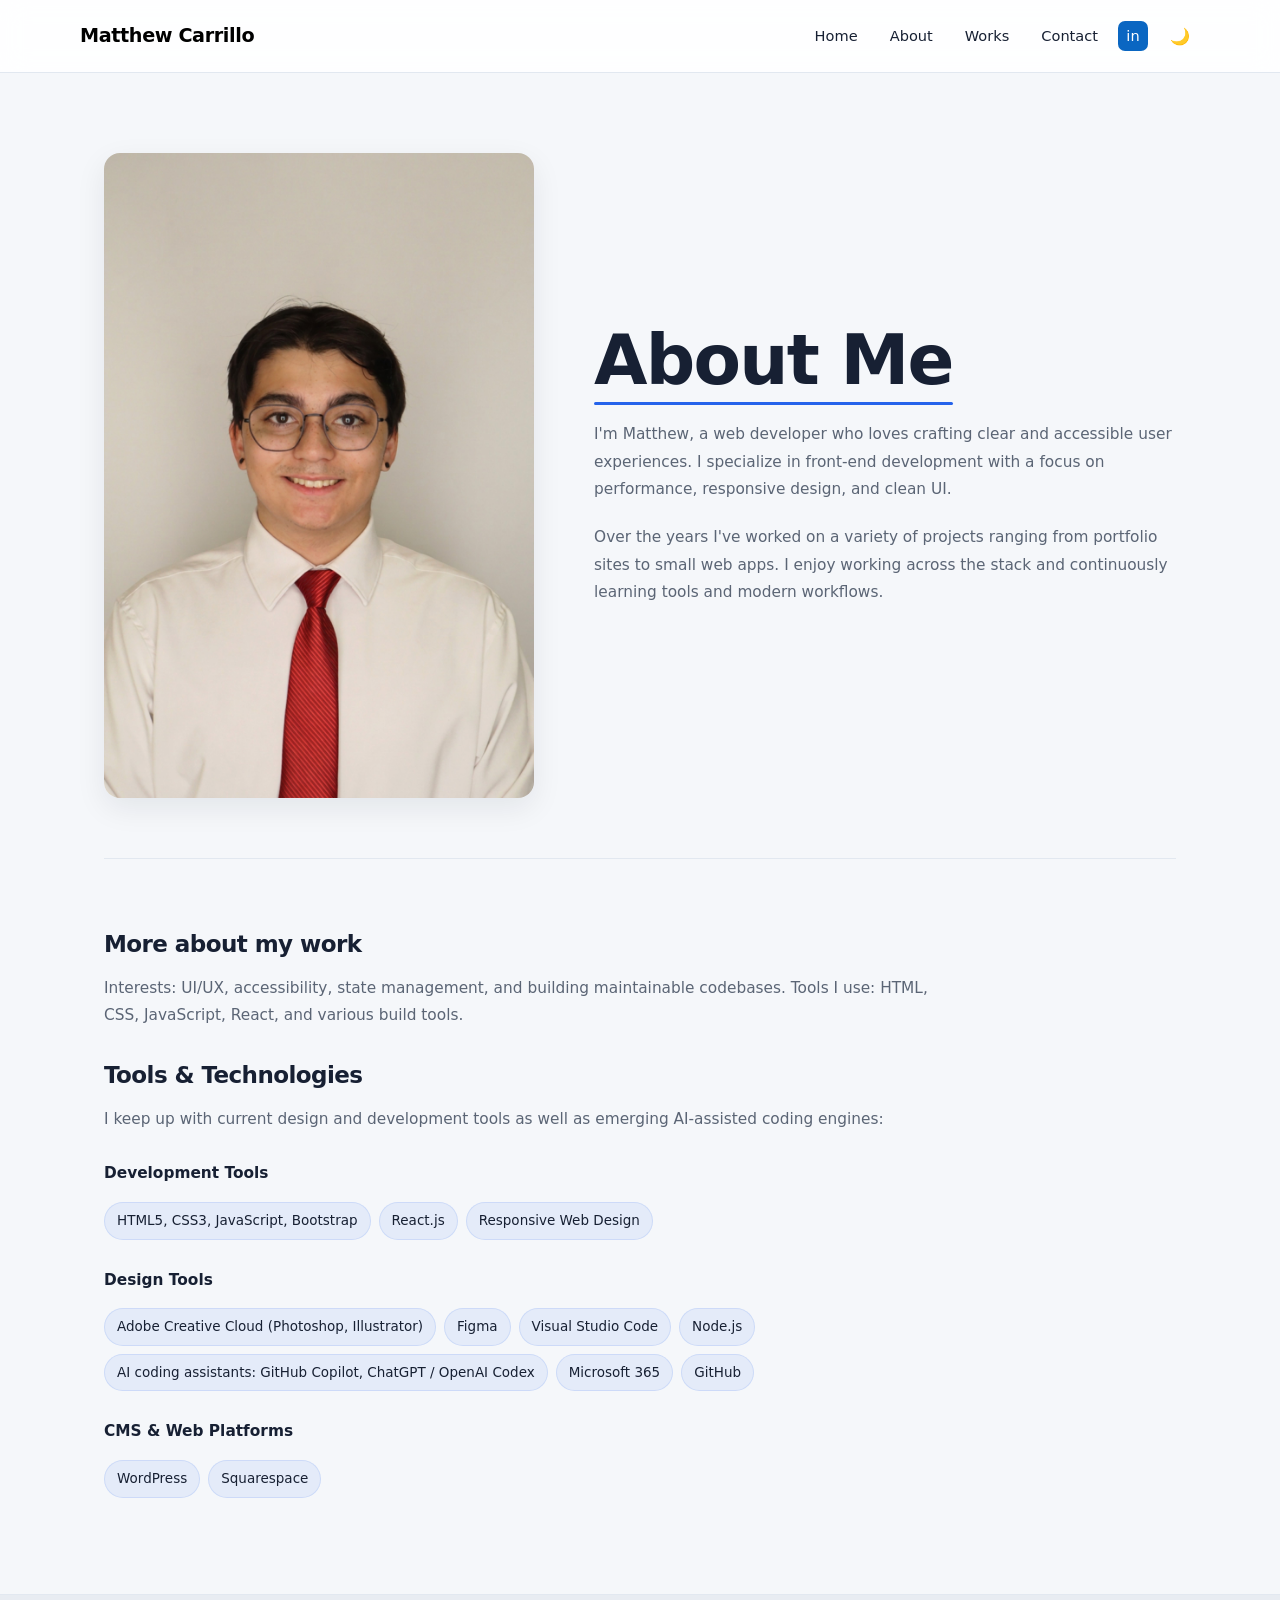
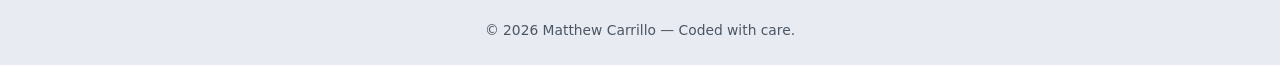
<file: about.html>
<!doctype html>
<html lang="en">
  <head>
    <meta charset="utf-8" />
    <meta name="viewport" content="width=device-width, initial-scale=1" />
    <link rel="stylesheet" href="style.css" />
    <title>About — Matthew Carrillo</title>
  </head>

  <body>
    <header class="site-header">
      <div class="container header-inner">
        <div class="brand">
          <a href="index.html">Matthew Carrillo</a>
        </div>

        <button
          id="theme-toggle"
          class="theme-toggle"
          aria-label="Toggle theme"
        >
          🌙
        </button>

        <button
          id="nav-toggle"
          class="nav-toggle"
          aria-label="Toggle navigation"
        >
          <span class="menu-icon" aria-hidden="true">
            <span></span>
            <span></span>
            <span></span>
          </span>
        </button>

        <nav id="nav-links" class="nav-links">
          <a href="index.html">Home</a>
          <a href="about.html">About</a>
          <a href="index.html#works">Works</a>
          <a href="index.html#contact">Contact</a>

          <a
            class="linkedin-link"
            href="https://www.linkedin.com/in/matthew-r-carrillo/"
            target="_blank"
            rel="noopener noreferrer"
            aria-label="LinkedIn profile"
          >
            <span aria-hidden="true">in</span>
            <span class="sr-only">LinkedIn</span>
          </a>
        </nav>
      </div>
    </header>

    <main>
      
<section class="section about about-page">
  <div class="container">

    <!-- TOP SECTION: PHOTO LEFT, INTRO RIGHT -->
    <div class="about-profile">

      <div class="about-photo">
        <img
          src="imgs/MC-Photo-1.jpg"
          alt="Portrait of Matthew Carrillo"
        />
      </div>

      <div class="about-content">
        <h1>About Me</h1>

        <p class="about-intro">
          I'm Matthew, a web developer who loves crafting clear
          and accessible user experiences. I specialize in
          front-end development with a focus on performance,
          responsive design, and clean UI.
        </p>

        <p class="about-description">
          Over the years I've worked on a variety of projects
          ranging from portfolio sites to small web apps.
          I enjoy working across the stack and continuously
          learning tools and modern workflows.
        </p>
      </div>

    </div>

    <!-- BOTTOM SECTION: FULL WIDTH CONTENT -->
    <div class="about-details about-content">

      <h3>More about my work</h3>

      <p>
        Interests: UI/UX, accessibility, state management,
        and building maintainable codebases. Tools I use:
        HTML, CSS, JavaScript, React, and various build tools.
      </p>

      <h3>Tools & Technologies</h3>

      <p>
        I keep up with current design and development tools
        as well as emerging AI-assisted coding engines:
      </p>

      <h4>Development Tools</h4>

      <ul class="tech-list">
        <li class="tech-item">
          HTML5, CSS3, JavaScript, Bootstrap
        </li>
        <li class="tech-item">React.js</li>
        <li class="tech-item">Responsive Web Design</li>
      </ul>

      <h4>Design Tools</h4>

      <ul class="tech-list">
        <li class="tech-item">
          Adobe Creative Cloud (Photoshop, Illustrator)
        </li>
        <li class="tech-item">Figma</li>
        <li class="tech-item">Visual Studio Code</li>
        <li class="tech-item">Node.js</li>
        <li class="tech-item">
          AI coding assistants: GitHub Copilot,
          ChatGPT / OpenAI Codex
        </li>
        <li class="tech-item">Microsoft 365</li>
        <li class="tech-item">GitHub</li>
      </ul>

      <h4>CMS & Web Platforms</h4>

      <ul class="tech-list">
        <li class="tech-item">WordPress</li>
        <li class="tech-item">Squarespace</li>
      </ul>

    </div>

  </div>
</section>

    </main>

    <footer class="site-footer">
      <div class="container">
        © <span id="year"></span> Matthew Carrillo — Coded with care.
      </div>
    </footer>

    <script src="java.js"></script>

    <script>
      document.getElementById("year").textContent = new Date().getFullYear();
    </script>
  </body>
</html>
</file>
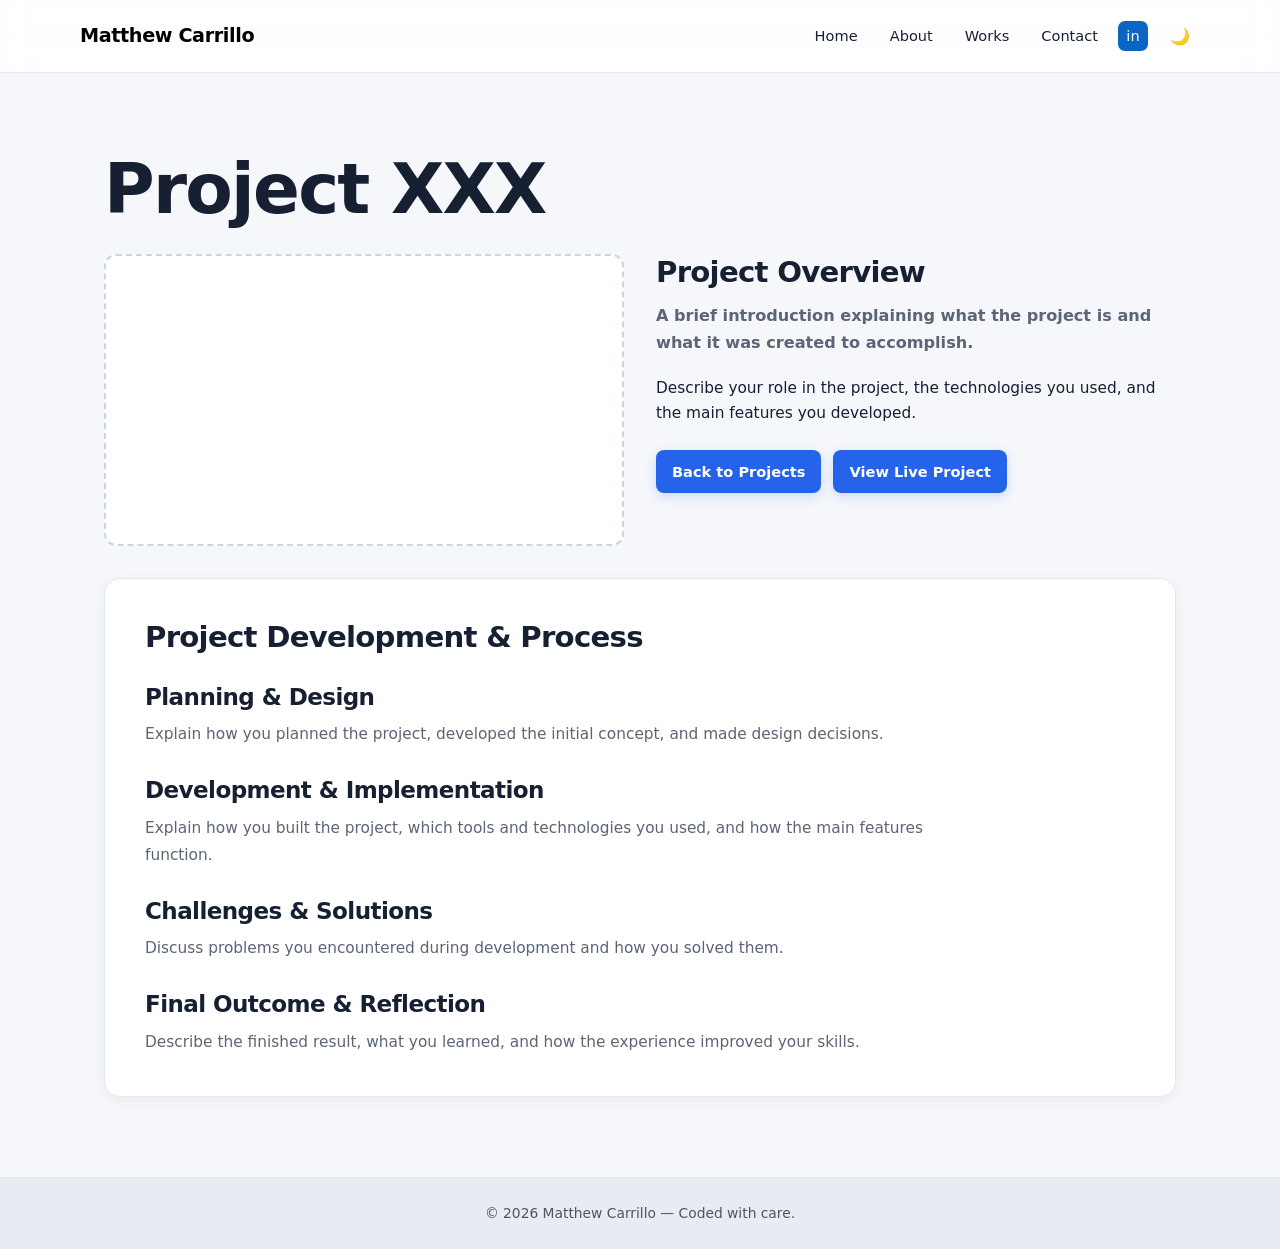
<file: project-Copy.html>
<!doctype html>
<html lang="en">
  <head>
    <meta charset="utf-8" />

    <meta name="viewport" content="width=device-width, initial-scale=1" />

    <link rel="stylesheet" href="style.css" />

    <title>Project XXX — Matthew Carrillo</title>
  </head>

  <body>
    <!-- ================================
         HEADER
         ================================ -->

    <header class="site-header">
      <div class="container header-inner">
        <div class="brand">
          <a href="index.html"> Matthew Carrillo </a>
        </div>

        <button
          id="theme-toggle"
          class="theme-toggle"
          aria-label="Toggle theme"
        >
          🌙
        </button>

        <button
          id="nav-toggle"
          class="nav-toggle"
          aria-label="Toggle navigation"
        >
          <span class="menu-icon" aria-hidden="true">
            <span></span>
            <span></span>
            <span></span>
          </span>
        </button>

        <nav id="nav-links" class="nav-links">
          <a href="index.html"> Home </a>

          <a href="about.html"> About </a>

          <a href="index.html#works"> Works </a>

          <a href="index.html#contact"> Contact </a>

          <a
            class="linkedin-link"
            href="https://www.linkedin.com/in/matthew-r-carrillo/"
            target="_blank"
            rel="noopener noreferrer"
            aria-label="LinkedIn profile"
          >
            <span aria-hidden="true"> in </span>

            <span class="sr-only"> LinkedIn </span>
          </a>
        </nav>
      </div>
    </header>

    <!-- ================================
         MAIN CONTENT
         ================================ -->

    <main>
      <section class="section project-page">
        <div class="container">
          <!-- Project Heading -->
          <div class="project-heading">
            <h1>Project XXX</h1>
          </div>

          <!-- TOP: IMAGE + PROJECT OVERVIEW -->
          <div class="project-detail">
            <!-- Left: Project Image -->
            <div
              class="project-photo-placeholder project-visual"
              role="img"
              aria-label="Project screenshot"
            ></div>

            <!-- Right: Project Information -->
            <div class="project-info">
              <h2>Project Overview</h2>

              <p class="project-blurb">
                A brief introduction explaining what the project is and what it
                was created to accomplish.
              </p>

              <p>
                Describe your role in the project, the technologies you used,
                and the main features you developed.
              </p>

              <div class="project-actions">
                <a class="btn" href="index.html#works"> Back to Projects </a>

                <a
                  class="btn project-live-btn"
                  href="#"
                  target="_blank"
                  rel="noopener noreferrer"
                >
                  View Live Project
                </a>
              </div>
            </div>
          </div>

          <!-- BOTTOM: FULL-WIDTH PROJECT BREAKDOWN -->
          <div class="project-breakdown">
            <h2>Project Development & Process</h2>

            <h3>Planning & Design</h3>
            <p>
              Explain how you planned the project, developed the initial
              concept, and made design decisions.
            </p>

            <h3>Development & Implementation</h3>
            <p>
              Explain how you built the project, which tools and technologies
              you used, and how the main features function.
            </p>

            <h3>Challenges & Solutions</h3>
            <p>
              Discuss problems you encountered during development and how you
              solved them.
            </p>

            <h3>Final Outcome & Reflection</h3>
            <p>
              Describe the finished result, what you learned, and how the
              experience improved your skills.
            </p>
          </div>
        </div>
      </section>
    </main>

    <!-- ================================
         FOOTER
         ================================ -->

    <footer class="site-footer">
      <div class="container">
        ©
        <span id="year"></span>
        Matthew Carrillo — Coded with care.
      </div>
    </footer>

    <!-- ================================
         JAVASCRIPT
         ================================ -->

    <script src="java.js"></script>

    <script>
      document.getElementById("year").textContent = new Date().getFullYear();
    </script>
  </body>
</html>
</file>
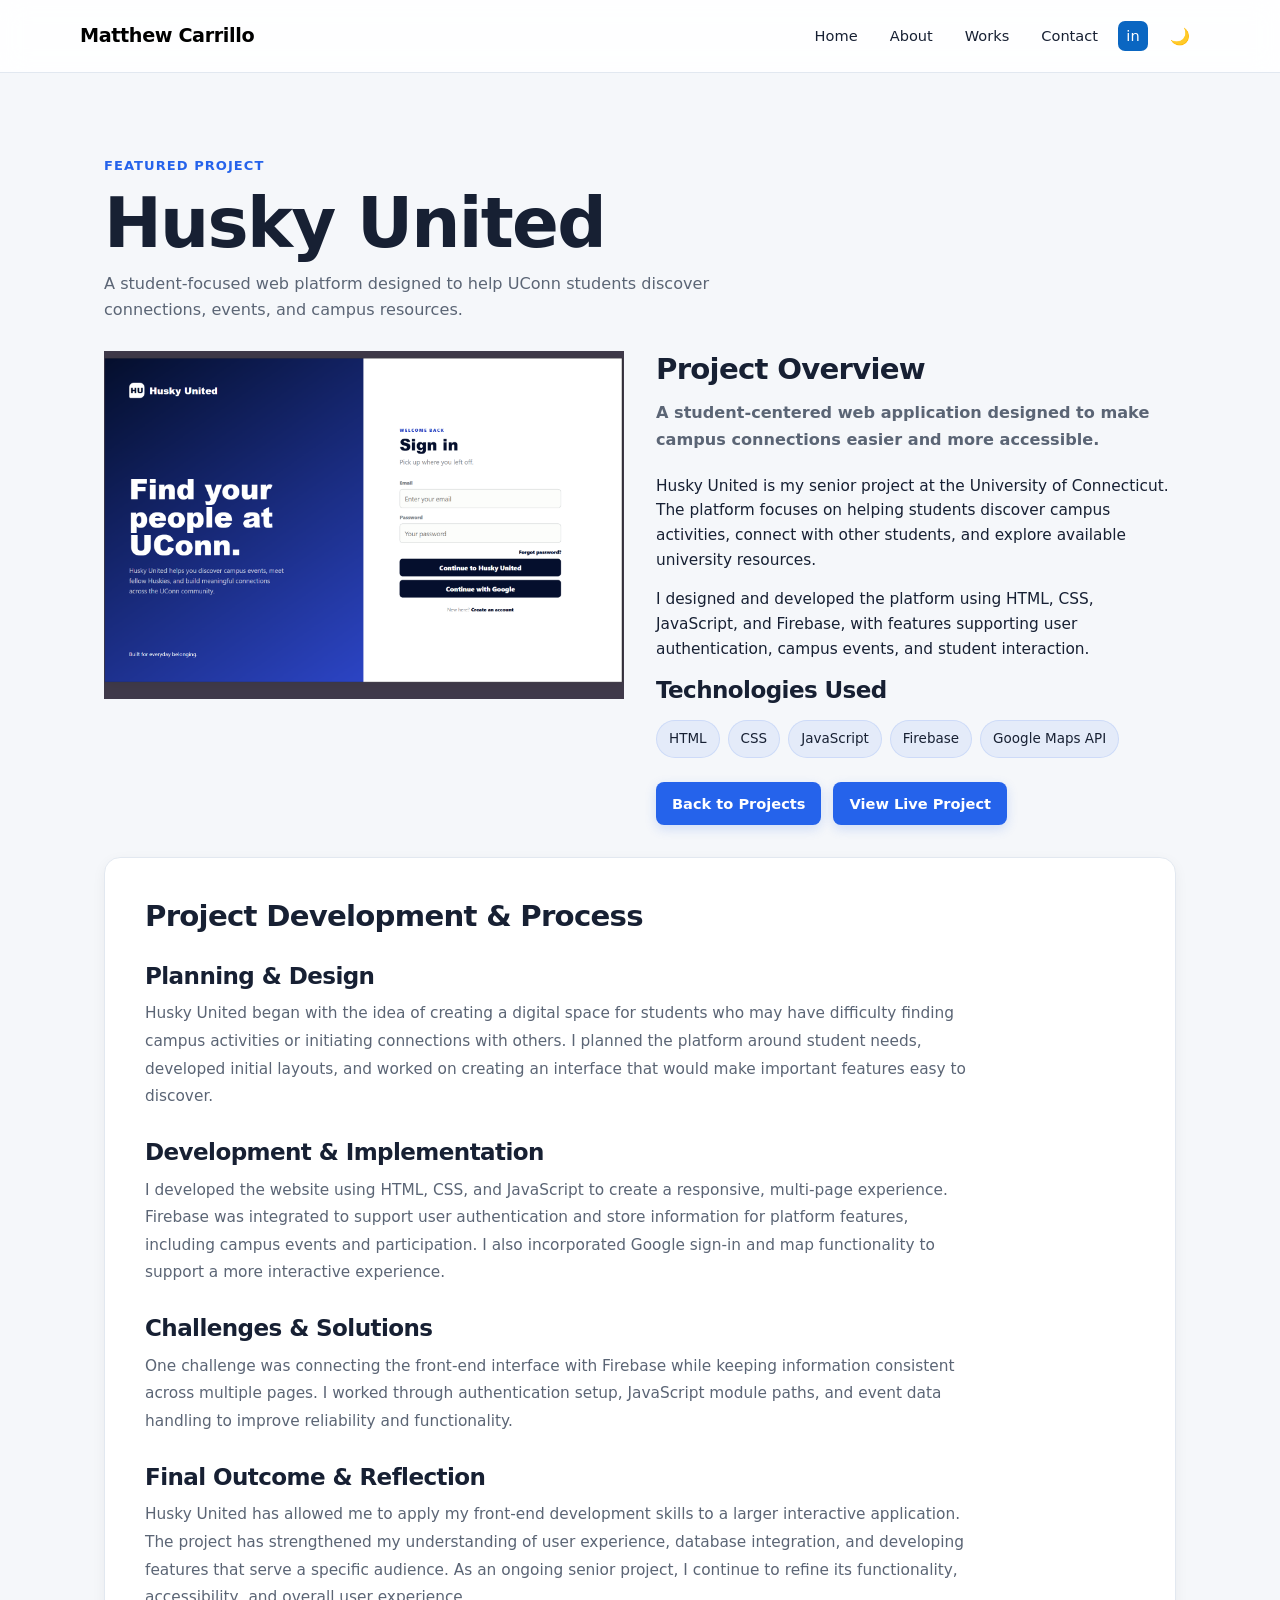
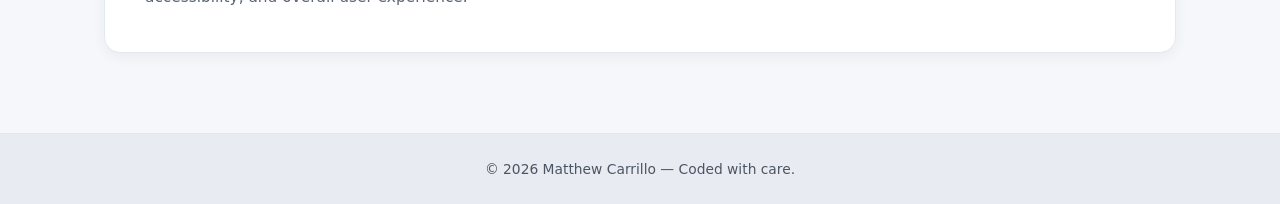
<file: project1.html>
<!doctype html>
<html lang="en">
  <head>
    <meta charset="utf-8" />
    <meta name="viewport" content="width=device-width, initial-scale=1" />
    <link rel="stylesheet" href="style.css" />

    <title>Husky United — Matthew Carrillo</title>
  </head>

  <body>
    <!-- ========================================
         HEADER
         ======================================== -->
    <header class="site-header">
      <div class="container header-inner">
        <div class="brand">
          <a href="index.html">Matthew Carrillo</a>
        </div>

        <button
          id="theme-toggle"
          class="theme-toggle"
          type="button"
          aria-label="Toggle theme"
        >
          🌙
        </button>

        <button
          id="nav-toggle"
          class="nav-toggle"
          type="button"
          aria-label="Toggle navigation"
          aria-controls="nav-links"
          aria-expanded="false"
        >
          <span class="menu-icon" aria-hidden="true">
            <span></span>
            <span></span>
            <span></span>
          </span>
        </button>

        <nav id="nav-links" class="nav-links">
          <a href="index.html">Home</a>
          <a href="about.html">About</a>
          <a href="index.html#works">Works</a>
          <a href="index.html#contact">Contact</a>

          <a
            class="linkedin-link"
            href="https://www.linkedin.com/in/matthew-r-carrillo/"
            target="_blank"
            rel="noopener noreferrer"
            aria-label="LinkedIn profile"
          >
            <span aria-hidden="true">in</span>
            <span class="sr-only">LinkedIn</span>
          </a>
        </nav>
      </div>
    </header>

    <!-- ========================================
         MAIN PROJECT CONTENT
         ======================================== -->
    <main>
      <section class="section project-page">
        <div class="container">
          <!-- PROJECT HEADING -->
          <div class="project-heading">
            <span class="project-label"> Featured Project </span>

            <h1>Husky United</h1>

            <p class="project-subtitle">
              A student-focused web platform designed to help UConn students
              discover connections, events, and campus resources.
            </p>
          </div>

          <!-- ==================================
               TOP TWO-COLUMN LAYOUT
               ================================== -->
          <div class="project-detail">
            <!-- LEFT: PROJECT IMAGE -->
            <div class="project-visual">
              <img
                src="imgs/Husky-United.png"
                alt="Husky United website homepage preview"
                loading="lazy"
              />
            </div>

            <!-- RIGHT: PROJECT OVERVIEW -->
            <div class="project-info">
              <h2>Project Overview</h2>

              <p class="project-blurb">
                A student-centered web application designed to make campus
                connections easier and more accessible.
              </p>

              <p>
                Husky United is my senior project at the University of
                Connecticut. The platform focuses on helping students discover
                campus activities, connect with other students, and explore
                available university resources.
              </p>

              <p>
                I designed and developed the platform using HTML, CSS,
                JavaScript, and Firebase, with features supporting user
                authentication, campus events, and student interaction.
              </p>

              <h3>Technologies Used</h3>

              <ul class="tech-list">
                <li class="tech-item">HTML</li>
                <li class="tech-item">CSS</li>
                <li class="tech-item">JavaScript</li>
                <li class="tech-item">Firebase</li>
                <li class="tech-item">Google Maps API</li>
              </ul>

              <!-- PROJECT BUTTONS -->
              <div class="project-actions">
                <a class="btn" href="index.html#works"> Back to Projects </a>

                <a
                  class="btn project-live-btn"
                  href="https://mattrcar.github.io/senior-Project/login.html"
                  target="_blank"
                  rel="noopener noreferrer"
                >
                  View Live Project
                </a>
              </div>
            </div>
          </div>

          <!-- ==================================
               BOTTOM FULL-WIDTH SECTION
               ================================== -->
          <div class="project-breakdown">
            <h2>Project Development & Process</h2>

            <h3>Planning & Design</h3>
            <p>
              Husky United began with the idea of creating a digital space for
              students who may have difficulty finding campus activities or
              initiating connections with others. I planned the platform around
              student needs, developed initial layouts, and worked on creating
              an interface that would make important features easy to discover.
            </p>

            <h3>Development & Implementation</h3>
            <p>
              I developed the website using HTML, CSS, and JavaScript to create
              a responsive, multi-page experience. Firebase was integrated to
              support user authentication and store information for platform
              features, including campus events and participation. I also
              incorporated Google sign-in and map functionality to support a
              more interactive experience.
            </p>

            <h3>Challenges & Solutions</h3>
            <p>
              One challenge was connecting the front-end interface with Firebase
              while keeping information consistent across multiple pages. I
              worked through authentication setup, JavaScript module paths, and
              event data handling to improve reliability and functionality.
            </p>

            <h3>Final Outcome & Reflection</h3>
            <p>
              Husky United has allowed me to apply my front-end development
              skills to a larger interactive application. The project has
              strengthened my understanding of user experience, database
              integration, and developing features that serve a specific
              audience. As an ongoing senior project, I continue to refine its
              functionality, accessibility, and overall user experience.
            </p>
          </div>
        </div>
      </section>
    </main>

    <!-- ========================================
         FOOTER
         ======================================== -->
    <footer class="site-footer">
      <div class="container">
        © <span id="year"></span>
        Matthew Carrillo — Coded with care.
      </div>
    </footer>

    <!-- ========================================
         JAVASCRIPT
         ======================================== -->
    <script src="java.js"></script>

    <script>
      document.getElementById("year").textContent = new Date().getFullYear();
    </script>
  </body>
</html>
</file>
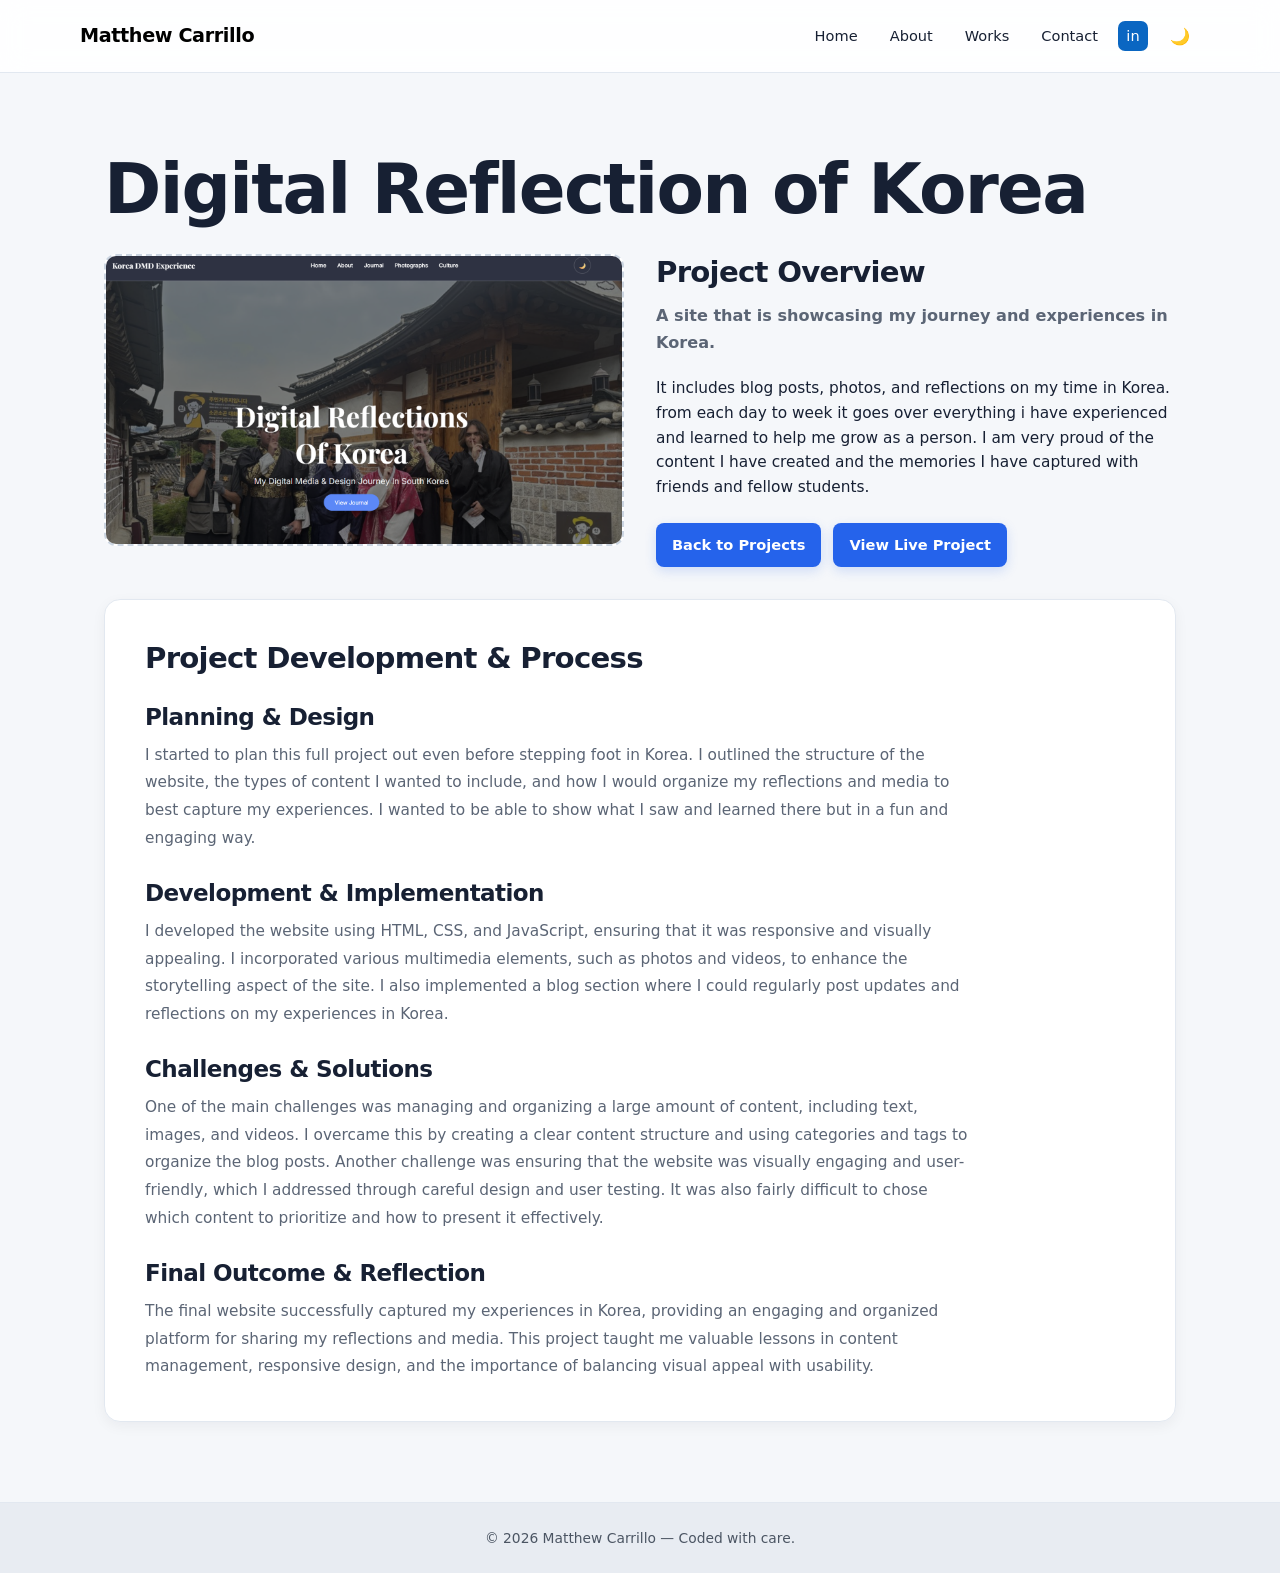
<file: project2.html>
<!doctype html>
<html lang="en">
  <head>
    <meta charset="utf-8" />

    <meta name="viewport" content="width=device-width, initial-scale=1" />

    <link rel="stylesheet" href="style.css" />

    <title>Digital Reflection of Korea — Matthew Carrillo</title>
  </head>

  <body>
    <!-- ================================
         HEADER
         ================================ -->

    <header class="site-header">
      <div class="container header-inner">
        <div class="brand">
          <a href="index.html"> Matthew Carrillo </a>
        </div>

        <button
          id="theme-toggle"
          class="theme-toggle"
          aria-label="Toggle theme"
        >
          🌙
        </button>

        <button
          id="nav-toggle"
          class="nav-toggle"
          aria-label="Toggle navigation"
        >
          <span class="menu-icon" aria-hidden="true">
            <span></span>
            <span></span>
            <span></span>
          </span>
        </button>

        <nav id="nav-links" class="nav-links">
          <a href="index.html"> Home </a>

          <a href="about.html"> About </a>

          <a href="index.html#works"> Works </a>

          <a href="index.html#contact"> Contact </a>

          <a
            class="linkedin-link"
            href="https://www.linkedin.com/in/matthew-r-carrillo/"
            target="_blank"
            rel="noopener noreferrer"
            aria-label="LinkedIn profile"
          >
            <span aria-hidden="true"> in </span>

            <span class="sr-only"> LinkedIn </span>
          </a>
        </nav>
      </div>
    </header>

    <!-- ================================
         MAIN CONTENT
         ================================ -->

    <main>
      <section class="section project-page">
        <div class="container">
          <!-- Project Heading -->
          <div class="project-heading">
            <h1>Digital Reflection of Korea</h1>
          </div>

          <!-- TOP: IMAGE + PROJECT OVERVIEW -->
          <div class="project-detail">
            <!-- Left: Project Image -->
            <div
              class="project-photo-placeholder project-visual"
              role="img"
              aria-label="Project screenshot"
            >
              <img
                src="imgs/RefOfKorea.png"
                alt="Ref Of Korea website homepage preview"
                loading="lazy"
              />
            </div>

            <!-- Right: Project Information -->
            <div class="project-info">
              <h2>Project Overview</h2>

              <p class="project-blurb">
                A site that is showcasing my journey and experiences in Korea. 
              </p>

              <p>
                It includes blog posts, photos, and reflections on my time in Korea. from each day to week
                it goes over everything i have experienced and learned to help me grow as a person. I am 
                very proud of the content I have created and the memories I have captured with friends and fellow students.
              </p>

              <div class="project-actions">
                <a class="btn" href="index.html#works"> Back to Projects </a>

               <a
                  class="btn project-live-btn"
                  href="https://mattrcar.github.io/Project/index-2.0.html""
                  target="_blank"
                  rel="noopener noreferrer"
                >
                  View Live Project
                </a>
              </div>
            </div>
          </div>

          <!-- BOTTOM: FULL-WIDTH PROJECT BREAKDOWN -->
          <div class="project-breakdown">
            <h2>Project Development & Process</h2>

            <h3>Planning & Design</h3>
            <p>
              I started to plan this full project out even before stepping foot in Korea. 
              I outlined the structure of the website, the types of content I wanted to include,
               and how I would organize my reflections and media to best capture my experiences.
               I wanted to be able to show what I saw and learned there but in a fun and engaging way.
            </p>

            <h3>Development & Implementation</h3>
            <p>
             I developed the website using HTML, CSS, and JavaScript, ensuring that it was responsive and visually appealing. 
             I incorporated various multimedia elements, such as photos and videos, to enhance the storytelling aspect of the site. 
             I also implemented a blog section where I could regularly post updates and reflections on my experiences in Korea.
            </p>

            <h3>Challenges & Solutions</h3>
            <p>
             One of the main challenges was managing and organizing a large amount of content, including text, images, and videos. 
             I overcame this by creating a clear content structure and using categories and tags to organize the blog posts. 
             Another challenge was ensuring that the website was visually engaging and user-friendly, which I addressed through 
             careful design and user testing. It was also fairly difficult to chose which content to prioritize and how to present it effectively.
            </p>

            <h3>Final Outcome & Reflection</h3>
            <p>
              The final website successfully captured my experiences in Korea, providing an engaging and organized platform for sharing my reflections and media. 
              This project taught me valuable lessons in content management, responsive design, and the importance of balancing visual appeal with usability.
            </p>
          </div>
        </div>
      </section>
    </main>

    <!-- ================================
         FOOTER
         ================================ -->

    <footer class="site-footer">
      <div class="container">
        ©
        <span id="year"></span>
        Matthew Carrillo — Coded with care.
      </div>
    </footer>

    <!-- ================================
         JAVASCRIPT
         ================================ -->

    <script src="java.js"></script>

    <script>
      document.getElementById("year").textContent = new Date().getFullYear();
    </script>
  </body>
</html>
</file>
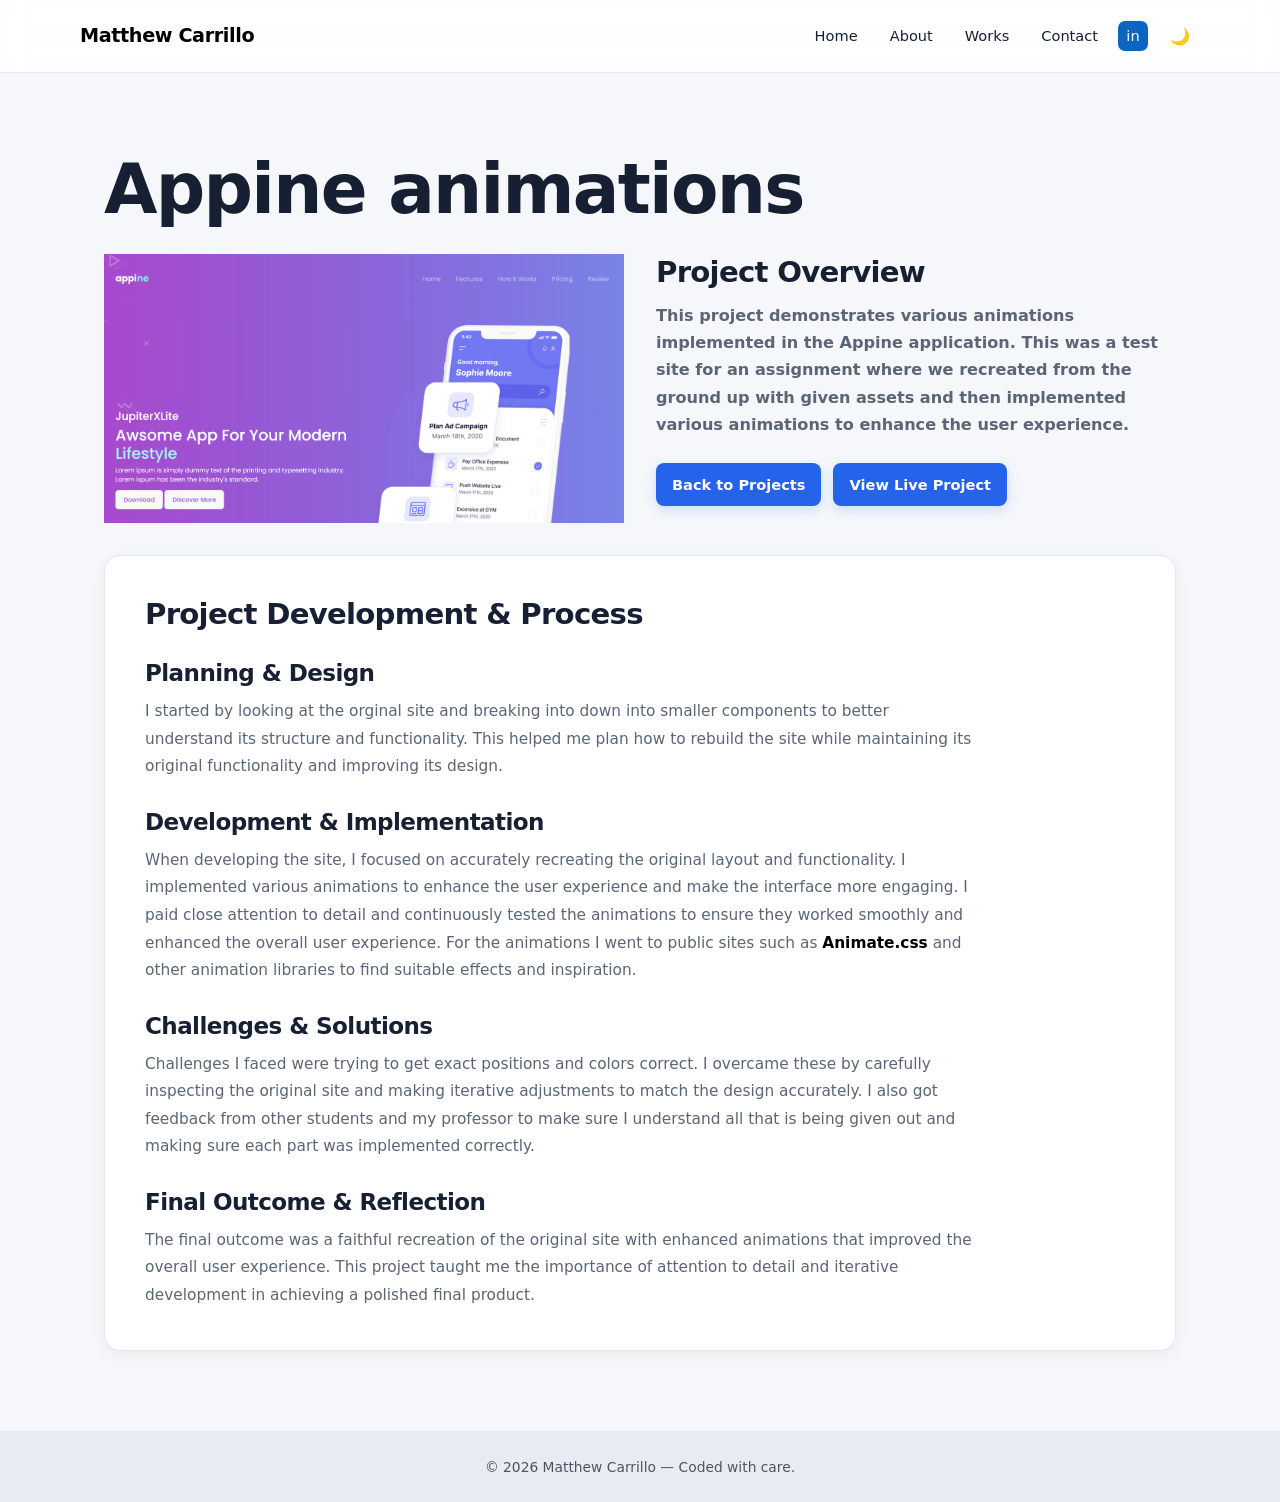
<file: project3.html>
<!doctype html>
<html lang="en">
  <head>
    <meta charset="utf-8" />

    <meta name="viewport" content="width=device-width, initial-scale=1" />

    <link rel="stylesheet" href="style.css" />

    <title>Appine animations — Matthew Carrillo</title>
  </head>

  <body>
    <!-- ================================
         HEADER
         ================================ -->

    <header class="site-header">
      <div class="container header-inner">
        <div class="brand">
          <a href="index.html"> Matthew Carrillo </a>
        </div>

        <button
          id="theme-toggle"
          class="theme-toggle"
          aria-label="Toggle theme"
        >
          🌙
        </button>

        <button
          id="nav-toggle"
          class="nav-toggle"
          aria-label="Toggle navigation"
        >
          <span class="menu-icon" aria-hidden="true">
            <span></span>
            <span></span>
            <span></span>
          </span>
        </button>

        <nav id="nav-links" class="nav-links">
          <a href="index.html"> Home </a>

          <a href="about.html"> About </a>

          <a href="index.html#works"> Works </a>

          <a href="index.html#contact"> Contact </a>

          <a
            class="linkedin-link"
            href="https://www.linkedin.com/in/matthew-r-carrillo/"
            target="_blank"
            rel="noopener noreferrer"
            aria-label="LinkedIn profile"
          >
            <span aria-hidden="true"> in </span>

            <span class="sr-only"> LinkedIn </span>
          </a>
        </nav>
      </div>
    </header>

    <!-- ================================
         MAIN CONTENT
         ================================ -->

    <main>
      <section class="section project-page">
        <div class="container">
          <!-- Project Heading -->
          <div class="project-heading">
            <h1>Appine animations</h1>
          </div>

          <!-- TOP: IMAGE + PROJECT OVERVIEW -->
          <div class="project-detail">
                       <!-- LEFT: PROJECT IMAGE -->
            <div class="project-visual">
              <img
                src="imgs/Appine.png"
                alt="Appine animations project preview"
                loading="lazy"
              />
            </div>

            <!-- Right: Project Information -->
            <div class="project-info">
              <h2>Project Overview</h2>

              <p class="project-blurb">
                This project demonstrates various animations implemented in the Appine application.
                This was a test site for an assignment where we recreated from the ground up with given 
                assets and then implemented various animations to enhance the user experience.
              </p>

              <p>
               
              </p>

              <div class="project-actions">
                <a class="btn" href="index.html#works"> Back to Projects </a>

                <a
                  class="btn project-live-btn"
                  href="https://mattrcar.github.io/DMD-web-2-3470/Final-Remake/index.html"
                  target="_blank"
                  rel="noopener noreferrer"
                >
                  View Live Project
                </a>
              </div>
            </div>
          </div>

          <!-- BOTTOM: FULL-WIDTH PROJECT BREAKDOWN -->
          <div class="project-breakdown">
            <h2>Project Development & Process</h2>

            <h3>Planning & Design</h3>
            <p>
              I started by looking at the orginal site and breaking into down into 
              smaller components to better understand its structure and functionality.
              This helped me plan how to rebuild the site while maintaining its original functionality and improving its design.
            </p>

            <h3>Development & Implementation</h3>
            <p>
             When developing the site, I focused on accurately recreating the original layout and functionality. 
             I implemented various animations to enhance the user experience and make the interface more engaging.
             I paid close attention to detail and continuously tested the animations to ensure they worked smoothly and enhanced the overall user experience.
             For the animations I went to public sites such as <a href="https://animate.style/" target="_blank" rel="noopener noreferrer" style="font-weight: bold;">Animate.css</a> and other animation libraries to find suitable effects and inspiration.
            </p>

            <h3>Challenges & Solutions</h3>
            <p>
             Challenges I faced were trying to get exact positions and colors correct.
             I overcame these by carefully inspecting the original site and making
              iterative adjustments to match the design accurately. I also got feedback from other students
              and my professor to make sure I understand all that is being given out and making sure each part was implemented correctly.
              
            </p>

            <h3>Final Outcome & Reflection</h3>
            <p>
              The final outcome was a faithful recreation of the original site with enhanced animations that improved the overall user experience. 
              This project taught me the importance of attention to detail and iterative development in achieving a polished final product.
            </p>
          </div>
        </div>
      </section>
    </main>

    <!-- ================================
         FOOTER
         ================================ -->

    <footer class="site-footer">
      <div class="container">
        ©
        <span id="year"></span>
        Matthew Carrillo — Coded with care.
      </div>
    </footer>

    <!-- ================================
         JAVASCRIPT
         ================================ -->

    <script src="java.js"></script>

    <script>
      document.getElementById("year").textContent = new Date().getFullYear();
    </script>
  </body>
</html>
</file>
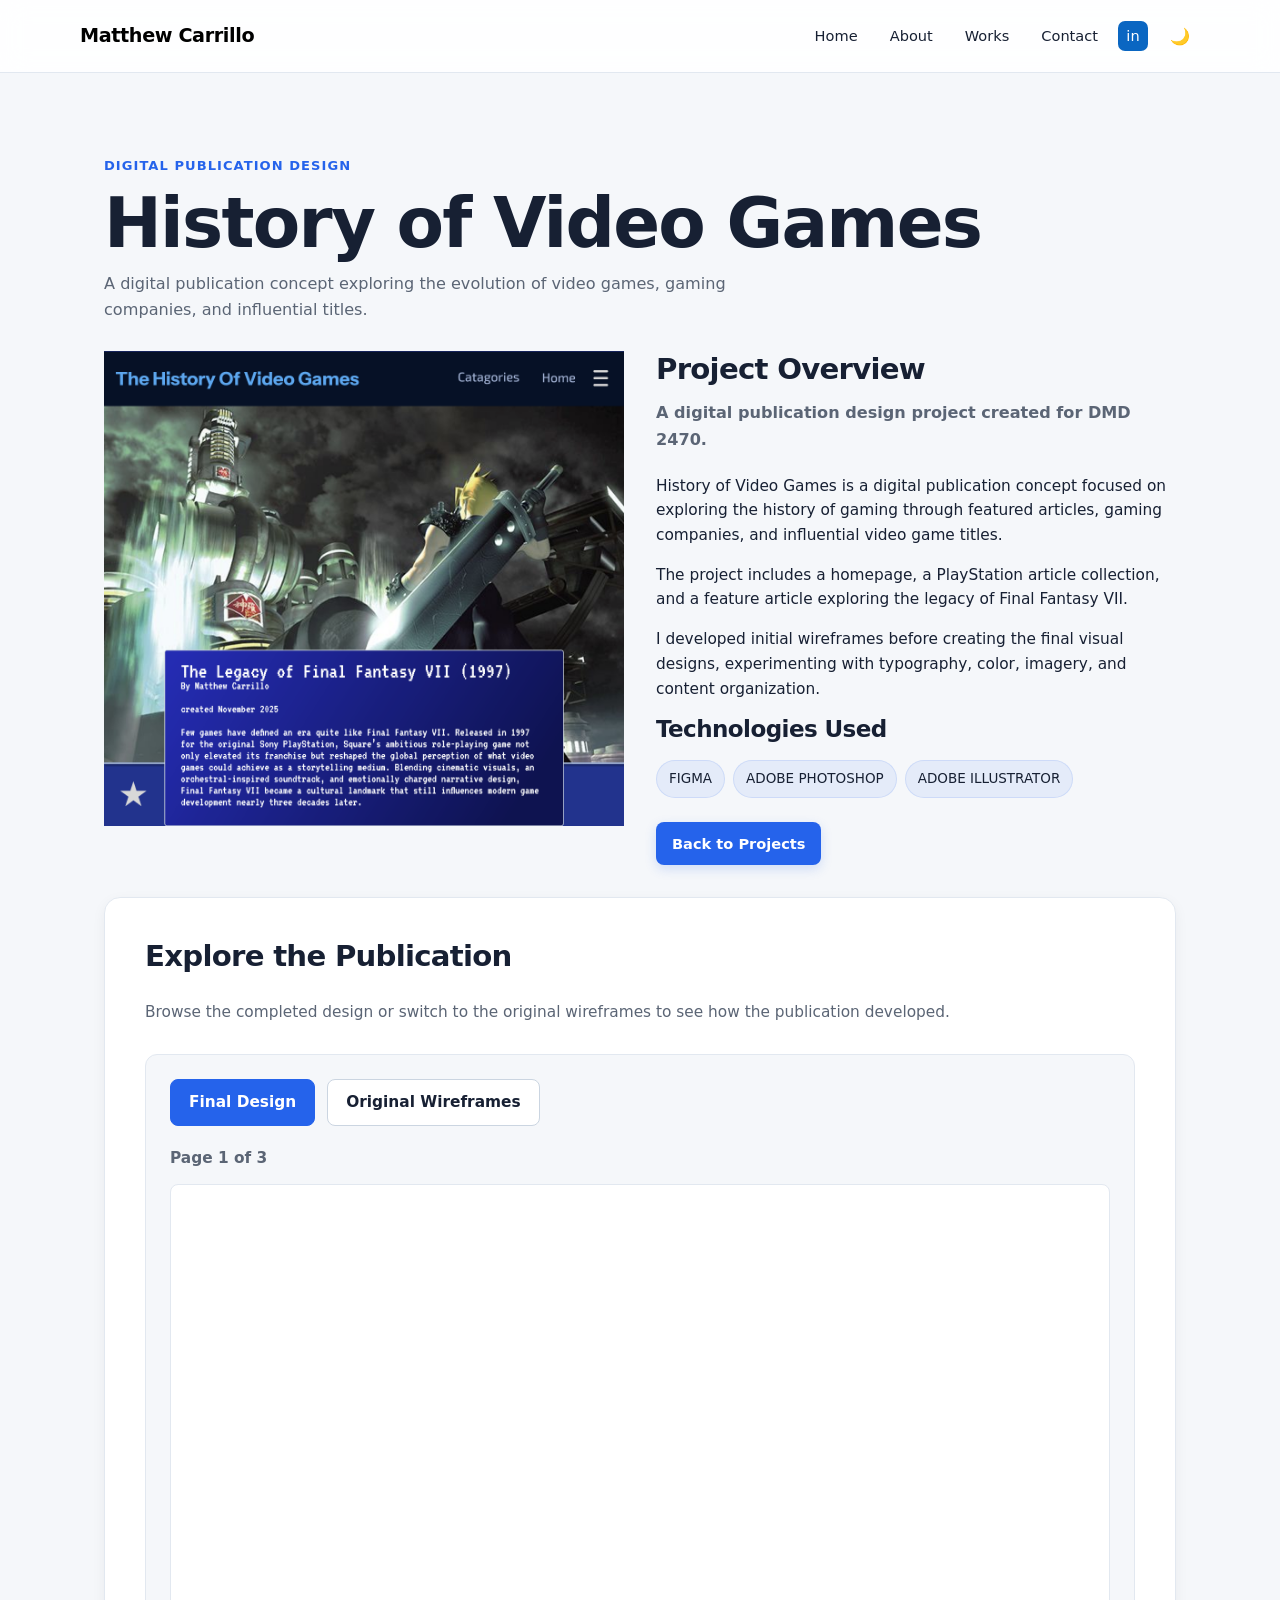
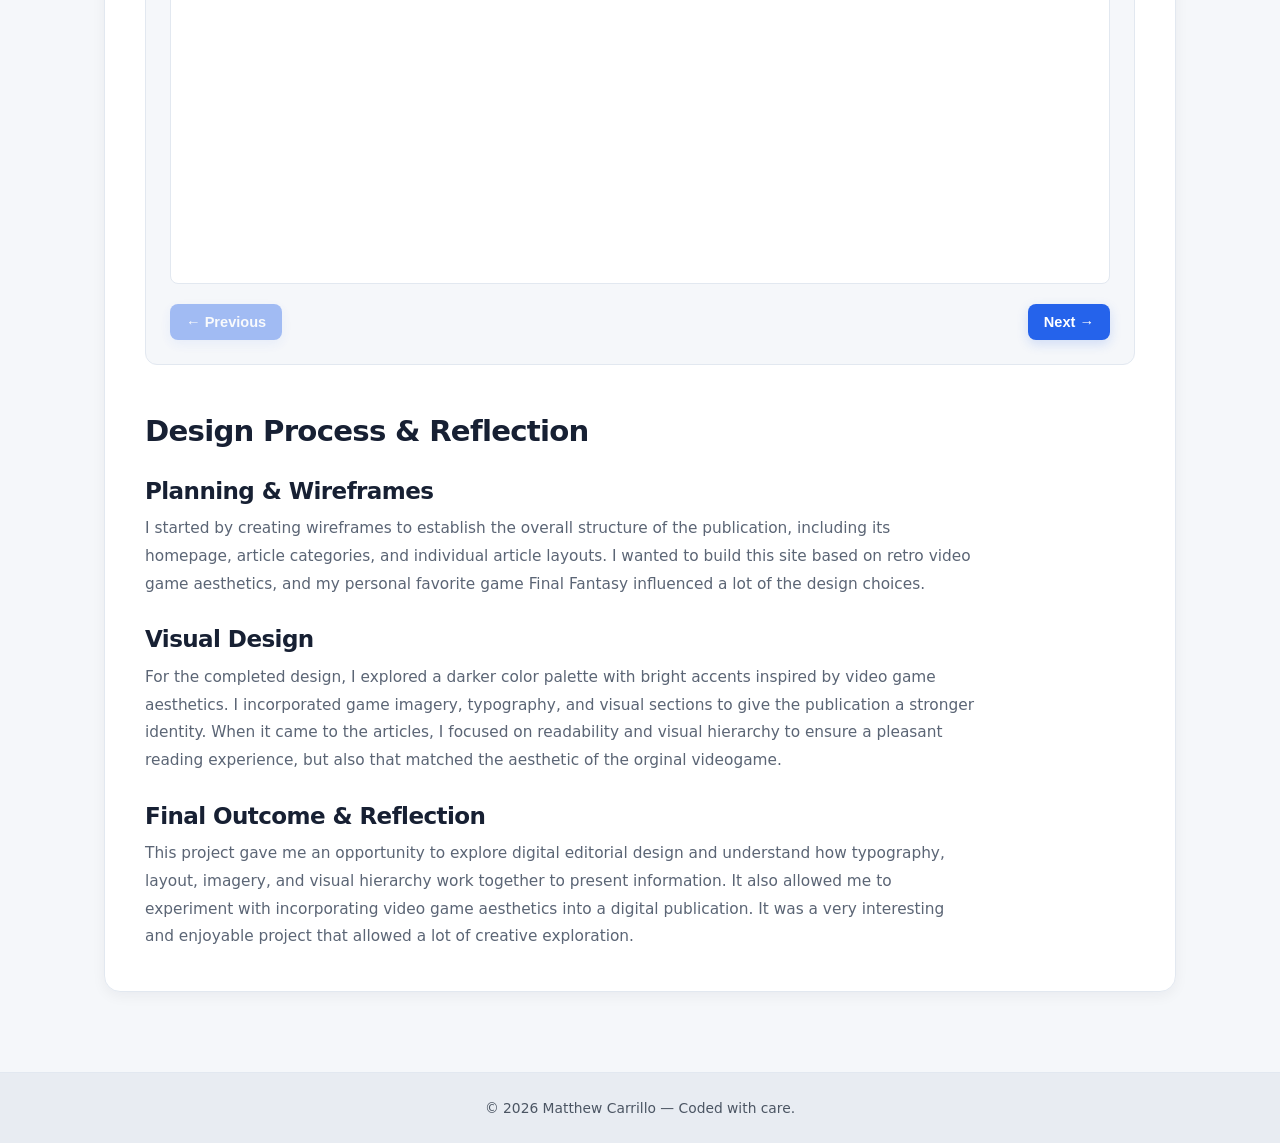
<file: project4.html>
<!doctype html>
<html lang="en">
  <head>
    <meta charset="utf-8" />
    <meta name="viewport" content="width=device-width, initial-scale=1" />
    <link rel="stylesheet" href="style.css" />

    <title>History of Video Games — Matthew Carrillo</title>
  </head>

  <body>
    <!-- HEADER -->
    <header class="site-header">
      <div class="container header-inner">
        <div class="brand">
          <a href="index.html">Matthew Carrillo</a>
        </div>

        <button
          id="theme-toggle"
          class="theme-toggle"
          type="button"
          aria-label="Toggle theme"
        >
          🌙
        </button>

        <button
          id="nav-toggle"
          class="nav-toggle"
          type="button"
          aria-label="Toggle navigation"
          aria-controls="nav-links"
          aria-expanded="false"
        >
          <span class="menu-icon" aria-hidden="true">
            <span></span>
            <span></span>
            <span></span>
          </span>
        </button>

        <nav id="nav-links" class="nav-links">
          <a href="index.html">Home</a>
          <a href="about.html">About</a>
          <a href="index.html#works">Works</a>
          <a href="index.html#contact">Contact</a>

          <a
            class="linkedin-link"
            href="https://www.linkedin.com/in/matthew-r-carrillo/"
            target="_blank"
            rel="noopener noreferrer"
            aria-label="LinkedIn profile"
          >
            <span aria-hidden="true">in</span>
            <span class="sr-only">LinkedIn</span>
          </a>
        </nav>
      </div>
    </header>

    <!-- MAIN CONTENT -->
    <main>
      <section class="section project-page">
        <div class="container">
          <!-- PROJECT HEADING -->
          <div class="project-heading">
            <span class="project-label"> Digital Publication Design </span>

            <h1>History of Video Games</h1>

            <p class="project-subtitle">
              A digital publication concept exploring the evolution of video
              games, gaming companies, and influential titles.
            </p>
          </div>

          <!-- PROJECT OVERVIEW -->
          <div class="project-detail">
            <!-- LEFT: PROJECT PREVIEW -->
            <div class="project-visual">
              <img
                src="imgs/VideoGamesPublication.png"
                alt="History of Video Games digital publication design"
                loading="lazy"
              />
            </div>

            <!-- RIGHT: PROJECT INFORMATION -->
            <div class="project-info">
              <h2>Project Overview</h2>

              <p class="project-blurb">
                A digital publication design project created for DMD 2470.
              </p>

              <p>
                History of Video Games is a digital publication concept focused
                on exploring the history of gaming through featured articles,
                gaming companies, and influential video game titles.
              </p>

              <p>
                The project includes a homepage, a PlayStation article
                collection, and a feature article exploring the legacy of Final
                Fantasy VII.
              </p>

              <p>
                I developed initial wireframes before creating the final visual
                designs, experimenting with typography, color, imagery, and
                content organization.
              </p>
              <h3>Technologies Used</h3>

              <ul class="tech-list">
                <li class="tech-item">FIGMA</li>
                <li class="tech-item">ADOBE PHOTOSHOP</li>
                <li class="tech-item">ADOBE ILLUSTRATOR</li>
              </ul>

              <div class="project-actions">
                <a class="btn" href="index.html#works"> Back to Projects </a>
              </div>
            </div>
          </div>

          <!-- PDF VIEWER -->
          <div class="project-breakdown">
            <h2>Explore the Publication</h2>

            <p>
              Browse the completed design or switch to the original wireframes
              to see how the publication developed.
            </p>

            <div class="publication-viewer">
              <!-- DESIGN SWITCH -->
              <div class="publication-tabs">
                <button
                  type="button"
                  class="publication-tab active"
                  data-pdf="final"
                  aria-pressed="true"
                >
                  Final Design
                </button>

                <button
                  type="button"
                  class="publication-tab"
                  data-pdf="wireframes"
                  aria-pressed="false"
                >
                  Original Wireframes
                </button>
              </div>

              <!-- PAGE COUNTER -->
              <div class="publication-toolbar">
                <span id="publication-page-label"> Page 1 of 3 </span>
              </div>

              <!-- EMBEDDED PDF -->
              <iframe
                id="publication-frame"
                title="History of Video Games final design"
                src="PDF/publication-final.pdf#page=1&toolbar=0"
              ></iframe>

              <!-- PAGE NAVIGATION -->
              <div class="publication-controls">
                <button
                  type="button"
                  id="publication-prev"
                  class="btn"
                  disabled
                >
                  ← Previous
                </button>

                <button type="button" id="publication-next" class="btn">
                  Next →
                </button>
              </div>
            </div>

            <!-- DESIGN PROCESS -->
            <h2>Design Process & Reflection</h2>

            <h3>Planning & Wireframes</h3>
            <p>
              I started by creating wireframes to establish the overall
              structure of the publication, including its homepage, article
              categories, and individual article layouts. I wanted to build this site based
              on retro video game aesthetics, and my personal favorite game Final Fantasy 
              influenced a lot of the design choices.
            </p>

            <h3>Visual Design</h3>
            <p>
              For the completed design, I explored a darker color palette with
              bright accents inspired by video game aesthetics. I incorporated
              game imagery, typography, and visual sections to give the
              publication a stronger identity. When it came to the articles, I focused on
               readability and visual hierarchy to ensure a pleasant reading experience, but also 
               that matched the aesthetic of the orginal videogame.
            </p>

            <h3>Final Outcome & Reflection</h3>
            <p>
              This project gave me an opportunity to explore digital editorial
              design and understand how typography, layout, imagery, and visual
              hierarchy work together to present information. It also allowed me to
               experiment with incorporating video game aesthetics into a digital publication.
               It was a very interesting and enjoyable project that allowed a lot of creative exploration.
            </p>
          </div>
        </div>
      </section>
    </main>

    <!-- FOOTER -->
    <footer class="site-footer">
      <div class="container">
        © <span id="year"></span>
        Matthew Carrillo — Coded with care.
      </div>
    </footer>

    <!-- JAVASCRIPT -->
    <script src="java.js"></script>

    <script>
      document.getElementById("year").textContent = new Date().getFullYear();
    </script>
  </body>
</html>
</file>
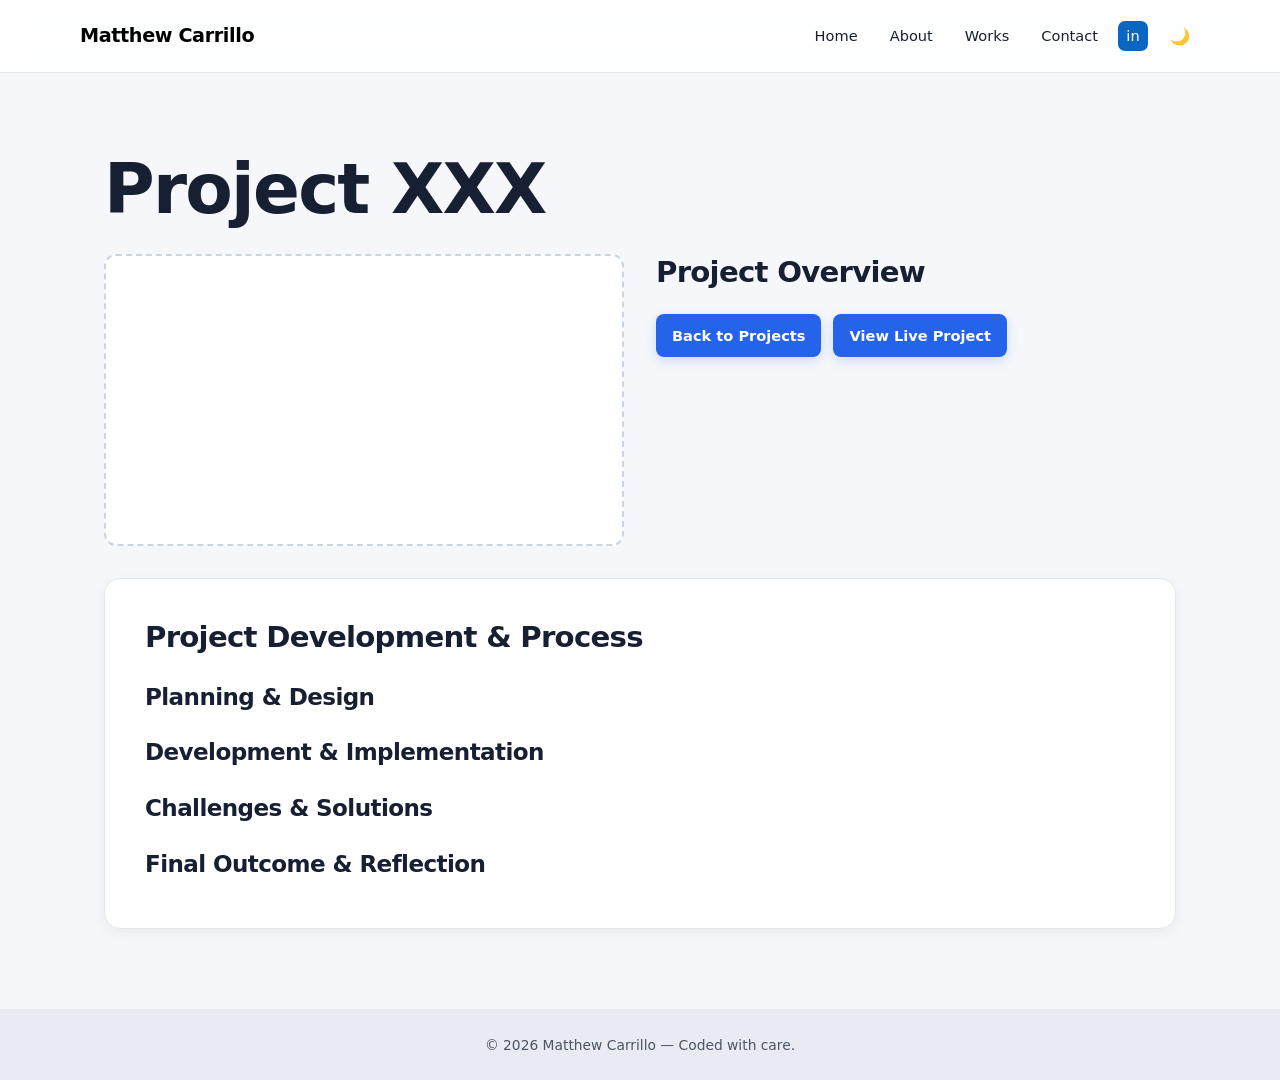
<file: project5.html>
<!doctype html>
<html lang="en">
  <head>
    <meta charset="utf-8" />

    <meta name="viewport" content="width=device-width, initial-scale=1" />

    <link rel="stylesheet" href="style.css" />

    <title>Project XXX — Matthew Carrillo</title>
  </head>

  <body>
    <!-- ================================
         HEADER
         ================================ -->

    <header class="site-header">
      <div class="container header-inner">
        <div class="brand">
          <a href="index.html"> Matthew Carrillo </a>
        </div>

        <button
          id="theme-toggle"
          class="theme-toggle"
          aria-label="Toggle theme"
        >
          🌙
        </button>

        <button
          id="nav-toggle"
          class="nav-toggle"
          aria-label="Toggle navigation"
        >
          <span class="menu-icon" aria-hidden="true">
            <span></span>
            <span></span>
            <span></span>
          </span>
        </button>

        <nav id="nav-links" class="nav-links">
          <a href="index.html"> Home </a>

          <a href="about.html"> About </a>

          <a href="index.html#works"> Works </a>

          <a href="index.html#contact"> Contact </a>

          <a
            class="linkedin-link"
            href="https://www.linkedin.com/in/matthew-r-carrillo/"
            target="_blank"
            rel="noopener noreferrer"
            aria-label="LinkedIn profile"
          >
            <span aria-hidden="true"> in </span>

            <span class="sr-only"> LinkedIn </span>
          </a>
        </nav>
      </div>
    </header>

    <!-- ================================
         MAIN CONTENT
         ================================ -->

    <main>
      <section class="section project-page">
        <div class="container">
          <!-- Project Heading -->
          <div class="project-heading">
            <h1>Project XXX</h1>
          </div>

          <!-- TOP: IMAGE + PROJECT OVERVIEW -->
          <div class="project-detail">
            <!-- Left: Project Image -->
            <div
              class="project-photo-placeholder project-visual"
              role="img"
              aria-label="Project screenshot"
            ></div>

            <!-- Right: Project Information -->
            <div class="project-info">
              <h2>Project Overview</h2>

              <p class="project-blurb">
                
              </p>

              <p>
               
              </p>

              <div class="project-actions">
                <a class="btn" href="index.html#works"> Back to Projects </a>

                <a
                  class="btn project-live-btn"
                  href="#"
                  target="_blank"
                  rel="noopener noreferrer"
                >
                  View Live Project
                </a>
              </div>
            </div>
          </div>

          <!-- BOTTOM: FULL-WIDTH PROJECT BREAKDOWN -->
          <div class="project-breakdown">
            <h2>Project Development & Process</h2>

            <h3>Planning & Design</h3>
            <p>
              
            </p>

            <h3>Development & Implementation</h3>
            <p>
             
            </p>

            <h3>Challenges & Solutions</h3>
            <p>
             
            </p>

            <h3>Final Outcome & Reflection</h3>
            <p>
              
            </p>
          </div>
        </div>
      </section>
    </main>

    <!-- ================================
         FOOTER
         ================================ -->

    <footer class="site-footer">
      <div class="container">
        ©
        <span id="year"></span>
        Matthew Carrillo — Coded with care.
      </div>
    </footer>

    <!-- ================================
         JAVASCRIPT
         ================================ -->

    <script src="java.js"></script>

    <script>
      document.getElementById("year").textContent = new Date().getFullYear();
    </script>
  </body>
</html>
</file>
<file: style.css>
/* =========================================================

   MODERN TECH PORTFOLIO   Light + Dark Theme   Typography: Space Grotesk + Inter

   ========================================================= */

/* =========================================================

   COLOR SYSTEM

   ========================================================= */

:root {
  --bg: #f5f7fa;
  --card: #ffffff;
  --card-hover: #f8fafc;
  --accent: #2563eb;
  --accent-hover: #1d4ed8;
  --accent-soft: rgba(37, 99, 235, 0.08);
  --text: #172033;
  --muted-text: #5b6575;
  --border: #e2e8f0;
  --border-strong: #cbd5e1;
  --footer-bg: #e8ecf2;
  --footer-text: #4b5563;
  --shadow-sm: 0 4px 14px rgba(15, 23, 42, 0.05);
  --shadow-md: 0 10px 30px rgba(15, 23, 42, 0.08);
  --radius-sm: 8px;
  --radius-md: 12px;
  --radius-lg: 16px;
  --transition: 220ms ease;
}

/* =========================================================

   LINKS

   ========================================================= */

a,
a:visited {
  text-decoration: none;
  color: #000000;
}

.dark a,
.dark a:visited {
  color: #ffffff;
}

/* =========================================================

   DARK THEME

   ========================================================= */

.dark {
  --bg: #0b1120;
  --card: #151e2e;
  --card-hover: #1a2638;
  --accent: #60a5fa;
  --accent-hover: #93c5fd;
  --accent-soft: rgba(96, 165, 250, 0.1);
  --text: #f8fafc;
  --muted-text: #b8c2d1;
  --border: #263449;
  --border-strong: #34445c;
  --footer-bg: #111827;
  --footer-text: #b8c2d1;
  --shadow-sm: 0 4px 16px rgba(0, 0, 0, 0.18);
  --shadow-md: 0 12px 35px rgba(0, 0, 0, 0.28);
}

/* =========================================================

   GLOBAL RESET

   ========================================================= */
* {
  box-sizing: border-box;
}

html,
body {
  height: 100%;
}

html {
  scroll-behavior: smooth;
  scroll-padding-top: 80px;
  font-size: clamp(14px, 1.2vw, 18px);
}

body {
  margin: 0;
  font-family:
    "Inter",
    system-ui,
    -apple-system,
    "Segoe UI",
    Roboto,
    "Helvetica Neue",
    Arial,
    sans-serif;
  background: var(--bg);
  color: var(--text);
  font-size: 1rem;
  line-height: 1.6;
  -webkit-font-smoothing: antialiased;
  text-rendering: optimizeLegibility;
  transition:
    background-color var(--transition),
    color var(--transition);
}

/* =========================================

   STICKY FOOTER   Keeps the footer at the bottom of   short pages, including mobile.

   ========================================= */

html,
body {
  min-height: 100%;
}

body {
  min-height: 100vh;
  display: flex;
  flex-direction: column;
}

main {
  flex: 1;
}

/* =========================================================

   TYPOGRAPHY

   ========================================================= */

h1,
h2,
h3,
h4,
.brand {
  font-family: "Space Grotesk", "Inter", system-ui, sans-serif;
  color: var(--text);
}

h1,
h2,
h3 {
  letter-spacing: -0.025em;
}

h1 {
  margin: 0 0 1rem;
  font-size: clamp(2.5rem, 6vw, 4.5rem);
  line-height: 1.05;
  font-weight: 700;
}

h2 {
  margin: 0 0 0.75rem;
  font-size: clamp(2rem, 4vw, 3rem);
  line-height: 1.1;
  font-weight: 700;
}

h3 {
  margin: 0 0 0.5rem;
  font-size: clamp(1.25rem, 2vw, 1.5rem);
  line-height: 1.2;
  font-weight: 600;
}

p {
  margin-top: 0;
}

/* =========================================================

   CONTAINER

   ========================================================= */

.container {
  width: 100%;
  max-width: 1120px;
  margin: 0 auto;
  padding: 0 24px;
}

/* =========================================================

   THEME TRANSITIONS

   ========================================================= */

html,
body,
.site-header,
.site-footer,
.work-card,
.nav-links,
.tech-item,
.project-photo-placeholder {
  transition:
    background-color var(--transition),
    color var(--transition),
    border-color var(--transition),
    box-shadow var(--transition);
}

/* =========================================================

   HEADER

   ========================================================= */

.site-header {
  position: sticky;
  top: 0;
  z-index: 40;
  background: rgba(255, 255, 255, 0.88);
  border-bottom: 1px solid var(--border);
  backdrop-filter: blur(14px);
  -webkit-backdrop-filter: blur(14px);
}

.dark .site-header {
  background: rgba(11, 17, 32, 0.88);
}

.header-inner {
  position: relative;
  display: flex;
  align-items: center;
  min-height: 72px;
  padding: 12px 0;
}

/* =========================================================

   BRAND

   ========================================================= */

.brand {
  color: var(--text);
  text-decoration: none;
  font-size: clamp(1.05rem, 1.5vw, 1.3rem);
  font-weight: 700;
  letter-spacing: -0.02em;
  transition: color var(--transition);
}

.brand:hover {
  color: var(--accent);
}

/* =========================================================

   NAVIGATION

   ========================================================= */

.nav-toggle {
  display: inline-flex;
  align-items: center;
  justify-content: center;
  background: transparent;
  border: 0;
  color: var(--text);
  cursor: pointer;
}

.nav-links {
  display: flex;
  gap: 8px;
  align-items: center;
}

.nav-links a {
  position: relative;
  color: var(--text);
  text-decoration: none;
  padding: 9px 12px;
  border-radius: var(--radius-sm);
  font-size: 0.95rem;
  font-weight: 500;
  transition:
    color var(--transition),
    background-color var(--transition),
    transform var(--transition);
}

.nav-links a:hover {
  color: var(--accent);
  background: var(--accent-soft);
}

/* =========================================================

   LINKEDIN

   ========================================================= */

.linkedin-link {
  display: inline-flex;
  align-items: center;
  justify-content: center;
  width: 30px;
  height: 30px;
  padding: 0 !important;
  border-radius: 7px !important;
  background: #0a66c2;
  color: #ffffff !important;
  font-weight: 700;
  font-size: 0.9rem;
  transition:
    transform var(--transition),
    background-color var(--transition);
}

.linkedin-link:hover {
  background: #004182 !important;
  color: #ffffff !important;
  transform: translateY(-3px) scale(1.05);
}

/* =========================================================

   THEME TOGGLE

   ========================================================= */

.theme-toggle {
  display: inline-flex;
  align-items: center;
  justify-content: center;
  width: 40px;
  height: 40px;
  border: 0;
  border-radius: var(--radius-sm);
  background: transparent;
  color: var(--text);
  font-size: 1.05rem;
  cursor: pointer;
  transition:
    transform 300ms ease,
    background-color var(--transition),
    color var(--transition);
}

.theme-toggle:hover {
  background: var(--accent-soft);
  color: var(--accent);
  transform: rotate(18deg) scale(1.08);
}

/* =========================================================

   ACCESSIBILITY

   ========================================================= */

.sr-only {
  position: absolute;
  width: 1px;
  height: 1px;
  padding: 0;
  margin: -1px;
  overflow: hidden;
  clip: rect(0, 0, 0, 0);
  white-space: nowrap;
  border: 0;
}

/* =========================================================

   SECTIONS

   ========================================================= */

.section {
  padding: 80px 0;
}

/* =========================================================

   WORK / PROJECTS

   ========================================================= */

.works h2,
.contact h2 {
  margin-top: 0;
}

.section.works h2 {
  margin-bottom: 8px;
}

/* =========================================

   SELECTED WORKS GRID

   ========================================= */

.works-grid {
  display: grid;
  grid-template-columns: repeat(3, minmax(0, 1fr));
  column-gap: 28px;
  row-gap: 32px;
  margin-top: 28px;
  align-items: start;
}

/* =========================================================

   WORK SECTION TITLE ANIMATION

   ========================================================= */

.works h2 {
  position: relative;
  display: inline-block;
}

.works h2::after {
  content: "";
  display: block;
  width: 42px;
  height: 3px;
  margin-top: 8px;
  background: var(--accent);
  border-radius: 999px;
  transition: width 350ms ease;
}

.works h2:hover::after {
  width: 85px;
}

/* =========================================================

   PROJECT CARD

   ========================================================= */

.work-card {
  display: flex;
  flex-direction: column;
  height: auto;
  padding: 20px;
  background: var(--card);
  border: 1px solid var(--border);
  border-radius: var(--radius-md);
  box-shadow: var(--shadow-sm);
  opacity: 0;
  animation: cardAppear 0.65s ease forwards;
  transition:
    transform 300ms ease,
    box-shadow 300ms ease,
    border-color 300ms ease,
    background-color 300ms ease;
}

.work-card:nth-child(1) {
  animation-delay: 0.15s;
}

.work-card:nth-child(2) {
  animation-delay: 0.28s;
}

.work-card:nth-child(3) {
  animation-delay: 0.41s;
}

.work-card:hover {
  transform: translateY(-8px);
  background: var(--card-hover);
  border-color: var(--border-strong);
  box-shadow: var(--shadow-md);
}

/* =========================================================

   PROJECT THUMBNAIL   Clean lift + glow effect

   ========================================================= */

.work-thumb {
  position: relative;
  width: 100%;
  aspect-ratio: 16 / 9;
  margin-bottom: 14px;
  border-radius: var(--radius-sm);
  background: linear-gradient(135deg, #e8f0ff, #f8fafc);
  overflow: hidden;
  isolation: isolate;
  transition:
    transform 350ms ease,
    box-shadow 350ms ease;
}

.dark .work-thumb {
  background: linear-gradient(135deg, #17263c, #101827);
}

/* Soft glow behind image */

.work-thumb::before {
  content: "";
  position: absolute;
  inset: 8px;
  background: var(--accent);
  border-radius: var(--radius-sm);
  opacity: 0;
  filter: blur(18px);
  transform: scale(0.92);
  transition:
    opacity 400ms ease,
    transform 400ms ease;
}

/* Image */

.work-thumb img {
  display: block;
  width: 100%;
  height: 100%;
  object-fit: cover;
  position: relative;
  z-index: 2;
  border-radius: var(--radius-sm);
  transition:
    transform 400ms ease,
    box-shadow 400ms ease;
}

/* Thumbnail hover */

.work-card:hover .work-thumb {
  transform: translateY(-3px);
}

.work-card:hover .work-thumb::before {
  opacity: 0.35;
  transform: scale(1);
}

.work-card:hover .work-thumb img {
  transform: scale(1.045);
  box-shadow: 0 8px 25px rgba(37, 99, 235, 0.18);
}

/* =========================================================

   PROJECT CARD TEXT

   ========================================================= */

.work-card h3 {
  margin-top: 0;
  margin-bottom: 8px;
}

.work-card p {
  flex: none;
  margin-bottom: 16px;
  color: var(--muted-text);
  line-height: 1.7;
}

/* =========================================================

   BUTTONS

   ========================================================= */

.work-card .btn {
  margin-top: 0;
  align-self: flex-start;
}

.btn,
a.btn:visited {
  display: inline-flex;
  align-items: center;
  justify-content: center;
  width: fit-content;
  padding: 10px 16px;
  background: var(--accent);
  color: #ffffff;
  border: 0;
  border-radius: var(--radius-sm);
  text-decoration: none;
  font-size: 0.95rem;
  font-weight: 600;
  cursor: pointer;
  box-shadow: 0 4px 12px rgba(37, 99, 235, 0.18);
  transition:
    background-color 200ms ease,
    transform 200ms ease,
    box-shadow 200ms ease;
}

.btn:hover {
  background: var(--accent-hover);
  color: #ffffff;
  transform: translateY(-3px);
  box-shadow: 0 8px 18px rgba(37, 99, 235, 0.22);
}

.btn:active {
  transform: translateY(0) scale(0.98);
}

/* =========================================================

   CONTACT

   ========================================================= */

.contact .container {
  text-align: center;
}

/* =========================================================

   TECHNOLOGIES

   ========================================================= */

.tech-list {
  display: flex;
  flex-wrap: wrap;
  gap: 8px;
  margin: 16px 0;
  padding: 0;
  list-style: none;
}

.tech-item {
  display: inline-flex;
  align-items: center;
  padding: 7px 12px;
  background: var(--accent-soft);
  color: var(--text);
  border: 1px solid rgba(37, 99, 235, 0.12);
  border-radius: 999px;
  font-size: 0.88rem;
  font-weight: 500;
}

.dark .tech-item {
  border-color: rgba(96, 165, 250, 0.16);
}

/* =========================================================

   FOOTER

   ========================================================= */

.site-footer {
  padding: 24px 0;
  text-align: center;
  background: var(--footer-bg);
  color: var(--footer-text);
  border-top: 1px solid var(--border);
  font-size: 0.9rem;
}

/* =========================================================

   HAMBURGER MENU

   ========================================================= */

.menu-icon {
  display: inline-block;
  position: relative;
  width: 22px;
  height: 18px;
}

.menu-icon span {
  position: absolute;
  left: 0;
  right: 0;
  display: block;
  height: 2px;
  background: var(--text);
  border-radius: 2px;
  transition:
    transform var(--transition),
    opacity 180ms ease,
    top var(--transition);
}

.menu-icon span:nth-child(1) {
  top: 0;
}

.menu-icon span:nth-child(2) {
  top: 8px;
}

.menu-icon span:nth-child(3) {
  top: 16px;
}

.nav-toggle.open .menu-icon span:nth-child(1) {
  transform: translateY(8px) rotate(45deg);
}

.nav-toggle.open .menu-icon span:nth-child(2) {
  opacity: 0;
}

.nav-toggle.open .menu-icon span:nth-child(3) {
  transform: translateY(-8px) rotate(-45deg);
}

/* =========================================================

   TABLET

   ========================================================= */

@media (min-width: 700px) and (max-width: 999px) {
  #nav-links {
    display: flex;
    flex-direction: row;
  }
  .nav-toggle {
    display: none;
  }
  .nav-links {
    order: 2;
    margin-left: auto;
    align-items: center;
  }
  .theme-toggle {
    order: 3;
    margin-left: 12px;
  }
  .works-grid {
    grid-template-columns: repeat(2, 1fr);
  }
}

/* =========================================================

   DESKTOP

   ========================================================= */

@media (min-width: 1000px) {
  #nav-links {
    display: flex;
    flex-direction: row;
  }
  .nav-toggle {
    display: none;
  }
  .nav-links {
    order: 2;
    margin-left: auto;
    align-items: center;
  }
  .theme-toggle {
    order: 3;
    margin-left: 12px;
  }
  .works-grid {
    grid-template-columns: repeat(3, 1fr);
  }
}

/* =========================================================

   MOBILE

   ========================================================= */

@media (max-width: 699px) {
  .container {
    padding: 0 18px;
  }
  .section {
    padding: 64px 0;
  }
  .site-header {
    padding: 8px 0;
  }
  .header-inner {
    min-height: 64px;
    padding: 0 8px;
  }
  .nav-toggle {
    position: absolute;
    right: 8px;
    top: 50%;
    transform: translateY(-50%);
    z-index: 60;
    width: 46px;
    height: 46px;
    border-radius: var(--radius-sm);
    font-size: 1.5rem;
  }
  .theme-toggle {
    position: absolute;
    right: 64px;
    top: 50%;
    transform: translateY(-50%);
    width: 40px;
    height: 40px;
  }
  #nav-links {
    position: absolute;
    left: 0;
    right: 0;
    top: 100%;
    display: flex;
    flex-direction: column;
    width: 100%;
    max-height: 0;
    padding: 0;
    overflow: hidden;
    opacity: 0;
    transform: translateY(-6px);
    background: var(--card);
    border-bottom: 1px solid var(--border);
    box-shadow: var(--shadow-md);
    z-index: 50;
    transition:
      max-height var(--transition),
      opacity var(--transition),
      transform var(--transition);
  }
  #nav-links.open {
    max-height: 420px;
    padding: 12px 0;
    opacity: 1;
    transform: translateY(0);
  }
  .nav-links a {
    display: block;
    width: 100%;
    padding: 14px 20px;
    font-size: 1rem;
  }
  .nav-links a.linkedin-link {
    display: inline-flex;
    width: 30px;
    align-self: center;
    padding: 0 !important;
  }
  .works-grid {
    grid-template-columns: 1fr;
  }
  .contact .container {
    padding: 0 18px;
    text-align: center;
  }
  .site-header.nav-open .brand {
    display: none;
  }
  .project-detail {
    grid-template-columns: 1fr;
    gap: 24px;
  }
  h1 {
    font-size: clamp(2.35rem, 12vw, 3.2rem);
  }
}

/* =========================================================

   DARK MODE REFINEMENTS

   ========================================================= */

/* =========================================================

   HOMEPAGE ANIMATION KEYFRAMES

   ========================================================= */

@keyframes cardAppear {
  from {
    opacity: 0;
    transform: translateY(24px);
  }
  to {
    opacity: 1;
    transform: translateY(0);
  }
}

/* =========================================================

   REDUCED MOTION

   ========================================================= */

@media (prefers-reduced-motion: reduce) {
  html {
    scroll-behavior: auto;
  }
  *,
  *::before,
  *::after {
    transition-duration: 0.01ms !important;
    animation-duration: 0.01ms !important;
    animation-iteration-count: 1 !important;
  }
  .work-card {
    animation: none;
    opacity: 1;
    transform: none;
  }
}

/* =========================================

   ABOUT PAGE ANIMATIONS

   ========================================= */

/* Main About section */

.about-page {
  overflow: hidden;
}

/* Profile photo enters from the left */

.about-photo {
  opacity: 0;
  transform: translateX(-45px);
  animation: aboutPhotoEnter 800ms ease forwards;
  animation-delay: 150ms;
}

/* Give the image a little interaction */

.about-photo img {
  display: block;
  width: 100%;
  border-radius: 10px;
  object-fit: cover;
  transition:
    transform 350ms ease,
    box-shadow 350ms ease;
}

.about-photo:hover img {
  transform: scale(1.025);
  box-shadow: 0 16px 35px rgba(15, 23, 42, 0.15);
}

/* Text enters from the right */

.about-content {
  opacity: 0;
  transform: translateX(45px);
  animation: aboutTextEnter 800ms ease forwards;
  animation-delay: 250ms;
}

/* Main heading */

.about-content h1 {
  position: relative;
  width: fit-content;
}

.about-content h1::after {
  content: "";
  position: absolute;
  left: 0;
  bottom: -8px;
  width: 0;
  height: 3px;
  background: var(--accent);
  border-radius: 10px;
  animation: aboutHeadingLine 600ms ease forwards;
  animation-delay: 850ms;
}

/* Section headings */

.about-content h3,
.about-content h4 {
  transition:
    transform 250ms ease,
    color 250ms ease;
}

.about-content h3:hover,
.about-content h4:hover {
  transform: translateX(5px);
  color: var(--accent);
}

/* Technology items */

.about-content .tech-item {
  opacity: 0;
  transform: translateY(12px);
  animation: techItemEnter 450ms ease forwards;
}

/* Stagger the technology items */

.about-content .tech-item:nth-child(1) {
  animation-delay: 650ms;
}

.about-content .tech-item:nth-child(2) {
  animation-delay: 725ms;
}

.about-content .tech-item:nth-child(3) {
  animation-delay: 800ms;
}

.about-content .tech-item:nth-child(4) {
  animation-delay: 875ms;
}

.about-content .tech-item:nth-child(5) {
  animation-delay: 950ms;
}

.about-content .tech-item:nth-child(6) {
  animation-delay: 1025ms;
}

.about-content .tech-item:nth-child(7) {
  animation-delay: 1100ms;
}

/* Technology item hover */

.about-content .tech-item {
  transition:
    transform 220ms ease,
    color 220ms ease;
}

.about-content .tech-item:hover {
  transform: translateX(7px);
  color: var(--accent);
}

/* =========================================

   ABOUT PAGE KEYFRAMES

   ========================================= */

@keyframes aboutPhotoEnter {
  from {
    opacity: 0;
    transform: translateX(-45px);
  }
  to {
    opacity: 1;
    transform: translateX(0);
  }
}

@keyframes aboutTextEnter {
  from {
    opacity: 0;
    transform: translateX(45px);
  }
  to {
    opacity: 1;
    transform: translateX(0);
  }
}

@keyframes aboutHeadingLine {
  from {
    width: 0;
  }
  to {
    width: 100%;
  }
}

@keyframes techItemEnter {
  from {
    opacity: 0;
    transform: translateY(12px);
  }
  to {
    opacity: 1;
    transform: translateY(0);
  }
}

/* =========================================

   REDUCED MOTION

   ========================================= */

@media (prefers-reduced-motion: reduce) {
  .about-photo,
  .about-content,
  .about-content .tech-item {
    opacity: 1;
    transform: none;
    animation: none;
  }
  .about-content h1::after {
    width: 100%;
    animation: none;
  }
  .about-photo img,
  .about-content h3,
  .about-content h4,
  .about-content .tech-item {
    transition: none;
  }
}

/* =========================================

   PROJECT PAGE

   ========================================= */

.project-page {
  overflow: hidden;
}

/* =========================================

   PROJECT HEADING

   ========================================= */

.project-heading {
  opacity: 0;
  transform: translateY(25px);
  animation: projectHeadingEnter 700ms ease forwards;
  animation-delay: 100ms;
}

.project-label {
  display: inline-block;
  margin-bottom: 10px;
  color: var(--accent);
  font-size: 0.85rem;
  font-weight: 700;
  letter-spacing: 0.08em;
  text-transform: uppercase;
}

.project-heading h1 {
  margin-bottom: 12px;
}

.project-subtitle {
  max-width: 700px;
  color: var(--muted-text);
  font-size: 1.05rem;
  line-height: 1.6;
}

/* =========================================

   PROJECT DETAIL

   ========================================= */

.project-detail {
  display: grid;
  grid-template-columns: minmax(0, 1fr) minmax(0, 1fr);
  gap: 32px;
  align-items: start;
  margin-top: 28px;
  opacity: 0;
  animation: projectDetailEnter 800ms ease forwards;
  animation-delay: 350ms;
}

/* Project visual */

.project-visual {
  overflow: hidden;
  position: relative;
  transition:
    transform 350ms ease,
    box-shadow 350ms ease;
}

/* Subtle hover effect */

.project-visual:hover {
  transform: translateY(-5px);
  box-shadow: var(--shadow-md);
}

/* Add a subtle animated shine */

.project-visual::after {
  content: "";
  position: absolute;
  top: 0;
  left: -100%;
  width: 45%;
  height: 100%;
  background: linear-gradient(
    90deg,
    transparent,
    rgba(255, 255, 255, 0.16),
    transparent
  );
  transform: skewX(-20deg);
  transition: left 650ms ease;
  pointer-events: none;
}

.project-visual:hover::after {
  left: 140%;
}

/* =========================================

   PROJECT INFORMATION

   ========================================= */

.project-info {
  opacity: 0;
  animation: projectInfoEnter 700ms ease forwards;
  animation-delay: 550ms;
}

/* =========================================

   PROJECT BUTTONS

   ========================================= */

.project-actions {
  display: flex;
  flex-wrap: wrap;
  gap: 12px;
  margin-top: 24px;
}

/* Make the live project button stand out */

.project-live-btn {
  position: relative;
}

/* =========================================

   PROJECT KEYFRAMES

   ========================================= */

@keyframes projectHeadingEnter {
  from {
    opacity: 0;
    transform: translateY(25px);
  }
  to {
    opacity: 1;
    transform: translateY(0);
  }
}

@keyframes projectDetailEnter {
  from {
    opacity: 0;
    transform: translateY(35px);
  }
  to {
    opacity: 1;
    transform: translateY(0);
  }
}

@keyframes projectInfoEnter {
  from {
    opacity: 0;
    transform: translateX(25px);
  }
  to {
    opacity: 1;
    transform: translateX(0);
  }
}

/* =========================================

   REDUCED MOTION

   ========================================= */

@media (prefers-reduced-motion: reduce) {
  .project-heading,
  .project-detail,
  .project-info {
    opacity: 1;
    transform: none;
    animation: none;
  }
  .project-visual,
  .project-actions .btn {
    transition: none;
  }
  .project-visual::after {
    display: none;
  }
}

/* =========================================================

   PROJECT PAGE - TWO TOP PANELS + FULL-WIDTH DETAILS

   ========================================================= */

.project-photo-placeholder {
  width: 100%;
  aspect-ratio: 16 / 9;
  background: var(--card);
  border: 2px dashed var(--border-strong);
  border-radius: var(--radius-md);
}

.project-visual img {
  display: block;
  width: 100%;
  height: auto;
  object-fit: cover;
  transition: transform 350ms ease;
}

.project-visual:hover img {
  transform: scale(1.03);
}

.project-info h2,
.project-breakdown h2 {
  font-size: clamp(1.4rem, 2.4vw, 1.9rem);
  line-height: 1.25;
}

.project-blurb {
  margin: 0 0 20px;
  color: var(--muted-text);
  font-size: 1.05rem;
  font-weight: 600;
  line-height: 1.7;
}

.project-info p {
  overflow-wrap: anywhere;
}

.project-breakdown {
  margin-top: 32px;
  padding: clamp(24px, 4vw, 40px);
  background: var(--card);
  border: 1px solid var(--border);
  border-radius: var(--radius-lg);
  box-shadow: var(--shadow-sm);
  opacity: 0;
  animation: projectDetailEnter 800ms ease 650ms forwards;
  transition:
    background-color var(--transition),
    border-color var(--transition);
}

.project-breakdown h2 {
  margin-bottom: 24px;
}

.project-breakdown h3 {
  margin: 28px 0 10px;
}

.project-breakdown p {
  max-width: 85ch;
  color: var(--muted-text);
  line-height: 1.8;
}

.project-breakdown p:last-child {
  margin-bottom: 0;
}

/* CONTACT SECTION */

.contact-description {
  max-width: 620px;
  margin: 0 auto 28px;
  color: var(--muted-text);
  line-height: 1.8;
}

/* Project layout on smaller screens */

@media (max-width: 699px) {
  .project-detail {
    grid-template-columns: 1fr;
    gap: 24px;
  }
}

/* =========================================

   DIGITAL PUBLICATION PDF VIEWER

   ========================================= */

.publication-viewer {
  margin: 28px 0 48px;
  padding: 24px;
  background: var(--bg);
  border: 1px solid var(--border);
  border-radius: var(--radius-md);
}

.publication-tabs {
  display: flex;
  flex-wrap: wrap;
  gap: 12px;
  margin-bottom: 20px;
}

.publication-tab {
  padding: 10px 18px;
  background: var(--card);
  color: var(--text);
  border: 1px solid var(--border-strong);
  border-radius: var(--radius-sm);
  font: inherit;
  font-weight: 600;
  cursor: pointer;
  transition:
    background-color var(--transition),
    color var(--transition),
    border-color var(--transition);
}

.publication-tab:hover {
  border-color: var(--accent);
  color: var(--accent);
}

.publication-tab.active {
  background: var(--accent);
  border-color: var(--accent);
  color: #ffffff;
}

.publication-toolbar {
  display: flex;
  align-items: center;
  justify-content: space-between;
  margin-bottom: 14px;
}

#publication-page-label {
  color: var(--muted-text);
  font-weight: 600;
}

#publication-frame {
  display: block;
  width: 100%;
  height: 700px;
  background: #ffffff;
  border: 1px solid var(--border);
  border-radius: var(--radius-sm);
}

.publication-controls {
  display: flex;
  justify-content: space-between;
  gap: 12px;
  margin-top: 20px;
}

.publication-controls .btn:disabled {
  opacity: 0.4;
  cursor: not-allowed;
  transform: none;
}

@media (max-width: 699px) {
  .publication-viewer {
    padding: 14px;
  }
  #publication-frame {
    height: 65vh;
  }
  .publication-controls .btn {
    flex: 1;
  }
}

/* =========================================

   SELECTED WORKS - SIX PROJECTS

   ========================================= */

/* Animation timing for the second row */

.work-card:nth-child(4) {
  animation-delay: 0.54s;
}

.work-card:nth-child(5) {
  animation-delay: 0.67s;
}

.work-card:nth-child(6) {
  animation-delay: 0.8s;
}

/* Placeholder projects */

.project-coming-soon {
  background: var(--border-strong);
  color: var(--text);
  cursor: default;
  box-shadow: none;
}

.project-coming-soon:hover {
  background: var(--border-strong);
  color: var(--text);
  transform: none;
  box-shadow: none;
}

/* =========================================================

   SELECTED WORKS - RESPONSIVE SPACING

   ========================================================= */

@media (min-width: 700px) and (max-width: 999px) {
  .works-grid {
    grid-template-columns: repeat(2, minmax(0, 1fr));
    column-gap: 24px;
    row-gap: 28px;
  }
}

@media (max-width: 699px) {
  .works-grid {
    grid-template-columns: 1fr;
    gap: 24px;
    margin-top: 28px;
  }
  .work-card {
    padding: 18px;
  }
}

/* ==============================================

   CENTERED PORTFOLIO HERO

   ============================================== */

.hero {
  position: relative;
  overflow: hidden;
  padding: 0;
}

.hero-inner {
  position: relative;
  min-height: 660px;
  display: flex;
  align-items: center;
  justify-content: center;
  isolation: isolate;
}

/* Subtle background glow */

.hero-inner::before {
  content: "";
  position: absolute;
  width: min(650px, 90vw);
  height: 550px;
  top: 8%;
  left: 50%;
  transform: translateX(-50%);
  background: radial-gradient(
    ellipse,
    rgba(37, 99, 235, 0.16),
    transparent 70%
  );
  z-index: -1;
  pointer-events: none;
}

/* Introduction at top right */

.hero-intro {
  position: absolute;
  top: 75px;
  right: 0;
  width: 280px;
  z-index: 3;
}

.hero-label {
  display: block;
  color: #60a5fa;
  font-size: 0.8rem;
  font-weight: 700;
  letter-spacing: 0.12em;
  margin-bottom: 14px;
}

.hero-intro p {
  font-size: 1rem;
  line-height: 1.7;
  color: var(--muted-text);
}

/* Portrait container */

.hero-visual {
  position: absolute;
  bottom: 0;
  left: 50%;
  transform: translateX(-50%);
  height: 600px;
  width: min(490px, 65%);
  z-index: 1;
  overflow: hidden;

  /* Soft fade around all edges */
  -webkit-mask-image:
    radial-gradient(
      ellipse 80% 76% at 50% 43%,
      #000 60%,
      rgba(0, 0, 0, 0.92) 74%,
      rgba(0, 0, 0, 0.45) 91%,
      transparent 100%
    ),
    linear-gradient(
      to bottom,
      #000 0%,
      #000 55%,
      rgba(0, 0, 0, 0.7) 70%,
      rgba(0, 0, 0, 0.25) 85%,
      transparent 100%
    );

  mask-image:
    radial-gradient(
      ellipse 80% 76% at 50% 43%,
      #000 60%,
      rgba(0, 0, 0, 0.92) 74%,
      rgba(0, 0, 0, 0.45) 91%,
      transparent 100%
    ),
    linear-gradient(
      to bottom,
      #000 0%,
      #000 55%,
      rgba(0, 0, 0, 0.7) 70%,
      rgba(0, 0, 0, 0.25) 85%,
      transparent 100%
    );

  -webkit-mask-composite: source-in;
  mask-composite: intersect;
}

.hero-portrait {
  display: block;
  width: 100%;
  height: 100%;
  object-fit: cover;
  object-position: center top;
}

/* Large name overlapping portrait */
.hero-name {
  position: absolute;
  bottom: 25px;
  left: 0;
  z-index: 2;
}

.hero-name h1 {
  font-family: "Space Grotesk", sans-serif;
  font-size: clamp(3.6rem, 7vw, 7rem);
  font-weight: 800;
  line-height: 0.95;
  letter-spacing: -0.06em;
  margin: 0 0 20px;
  color: var(--text);
}

.hero-period {
  color: #2563eb;
}

.hero-name p {
  color: var(--muted-text);
  font-size: 1rem;
}

/* Bottom detail */

.hero-bottom-label {
  position: absolute;
  bottom: 25px;
  right: 0;
  font-size: 0.75rem;
  color: var(--muted-text);
  letter-spacing: 0.15em;
}

/* ==============================================

   RESPONSIVE HERO

   ============================================== */

@media (max-width: 768px) {
  .hero-inner {
    min-height: 720px;
    display: block;
  }
  .hero-intro {
    top: 35px;
    right: 0;
    left: 0;
    width: 100%;
    max-width: 420px;
    margin: 0 auto;
    text-align: center;
  }
  .hero-visual {
    width: min(420px, 100%);
    height: 470px;
    bottom: 85px;
  }
  .hero-name {
    bottom: 55px;
    left: 0;
    right: 0;
    text-align: center;
  }
  .hero-name h1 {
    font-size: clamp(3.2rem, 12vw, 5rem);
  }
  .hero-bottom-label {
    bottom: 12px;
    right: 0;
  }
}

/* =========================================
   ABOUT PAGE - NEW LAYOUT
   ========================================= */

/* Photo left, introduction right */
.about-profile {
  display: grid;
  grid-template-columns: minmax(0, 0.85fr) minmax(0, 1.15fr);
  align-items: center;
  gap: 60px;
  margin-bottom: 60px;
}

/* Photo styling */
.about-profile .about-photo {
  width: 100%;
}

.about-profile .about-photo img {
  width: 100%;
  height: auto;
  display: block;
  border-radius: 16px;
  object-fit: cover;
  box-shadow: var(--shadow-md);
}

/* Introduction */
.about-profile .about-content {
  max-width: 600px;
}

.about-profile .about-content h1 {
  margin-bottom: 24px;
}

.about-profile .about-content p {
  color: var(--muted-text);
  line-height: 1.8;
  margin-bottom: 20px;
}

/* Full-width information below */
.about-details {
  width: 100%;
  padding-top: 40px;
  border-top: 1px solid var(--border);
}

.about-details h3 {
  margin-top: 32px;
  margin-bottom: 16px;
}

.about-details h4 {
  margin-top: 28px;
  margin-bottom: 12px;
}

.about-details p {
  color: var(--muted-text);
  max-width: 85ch;
  line-height: 1.8;
}

/* Tablet and mobile */
@media (max-width: 768px) {
  .about-profile {
    grid-template-columns: 1fr;
    gap: 32px;
    margin-bottom: 40px;
  }

  .about-profile .about-photo {
    max-width: 400px;
    margin: 0 auto;
  }

  .about-profile .about-content {
    max-width: 100%;
  }

  .about-details {
    padding-top: 24px;
  }
}
</file>
